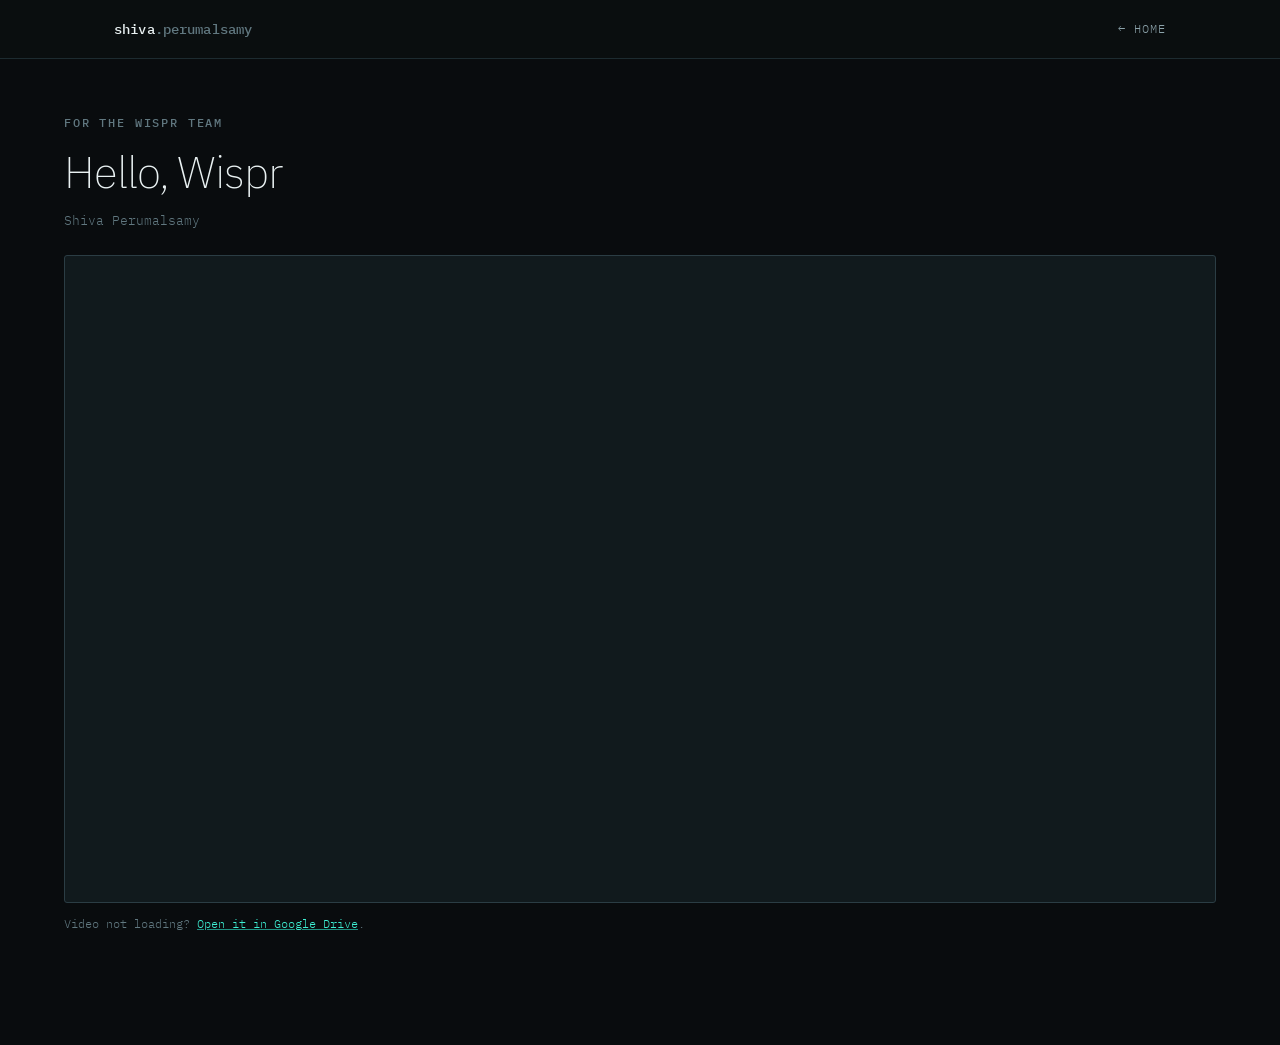
<file: wispr/index.html>
<!DOCTYPE html>
<html lang="en">
<head>
<meta charset="utf-8">
<meta name="viewport" content="width=device-width, initial-scale=1">
<link rel="icon" href="/favicon.ico" sizes="any">
<link rel="icon" href="/favicon.svg" type="image/svg+xml">
<link rel="apple-touch-icon" href="/apple-touch-icon.png">
<title>Hello, Wispr — Shiva Perumalsamy</title>
<!-- Unlisted page: not linked from index.html or sitemap.xml, and kept out of search results. -->
<meta name="robots" content="noindex, nofollow">
<link rel="preconnect" href="https://fonts.googleapis.com">
<link rel="preconnect" href="https://fonts.gstatic.com" crossorigin>
<link href="https://fonts.googleapis.com/css2?family=IBM+Plex+Mono:wght@400;500;600&family=IBM+Plex+Sans:wght@200;300;400;500;600&display=swap" rel="stylesheet">
<link rel="stylesheet" href="../blog/post.css">
<style>
.article{max-width:1440px;padding-top:clamp(28px,4vw,48px)}
.article .meta{margin-bottom:24px}
/* Fill the width, but cap the width so a 16:9 frame never runs taller than the viewport. */
.video{position:relative;width:min(100%,calc((100vh - 200px) * 16 / 9));margin:0 auto;aspect-ratio:16/9;background:var(--surface);border:1px solid var(--line);border-radius:3px;overflow:hidden}
.video iframe{position:absolute;inset:0;width:100%;height:100%;border:0}
.video-note{font-family:var(--mono);font-size:11.5px;line-height:1.55;color:var(--muted-dim);margin-top:12px}
.video-note a{color:var(--signal);text-decoration:underline;text-decoration-color:var(--signal-dim)}
</style>
</head>
<body>
<nav class="nav"><div class="nav-in"><a class="nav-id" href="../index.html">shiva<span class="dim">.perumalsamy</span></a><a class="back" href="../index.html">← Home</a></div></nav>
<article class="article">
  <span class="eyebrow">For the Wispr team</span>
  <h1>Hello, Wispr</h1>
  <div class="meta"><span>Shiva Perumalsamy</span></div>
  <div class="video">
    <iframe src="https://drive.google.com/file/d/1awfQEgrvICLXd4ZZV_f1LQEcJKkBBMyj/preview" title="Hello, Wispr — video from Shiva Perumalsamy" allow="autoplay; fullscreen" allowfullscreen loading="lazy"></iframe>
  </div>
  <p class="video-note">Video not loading? <a id="driveLink" href="https://drive.google.com/file/d/1awfQEgrvICLXd4ZZV_f1LQEcJKkBBMyj/view" target="_blank" rel="noopener">Open it in Google Drive</a>.</p>
</article>
<script>
/* The Drive player is cross-origin, so the page can't see "play". A click into it moves focus
   to the iframe and blurs the window — that is logged once as a play by the analytics Worker. */
(function(){
  var frame = document.querySelector('.video iframe');
  var sent = {};
  function log(event){
    if(sent[event]) return; sent[event] = true;
    try { navigator.sendBeacon('/_event', event); } catch(e) {}
  }
  addEventListener('blur', function(){
    setTimeout(function(){ if(document.activeElement === frame) log('play'); }, 0);
  });
  document.getElementById('driveLink').addEventListener('click', function(){ log('drive'); });
})();
</script>
</body>
</html>
</file>
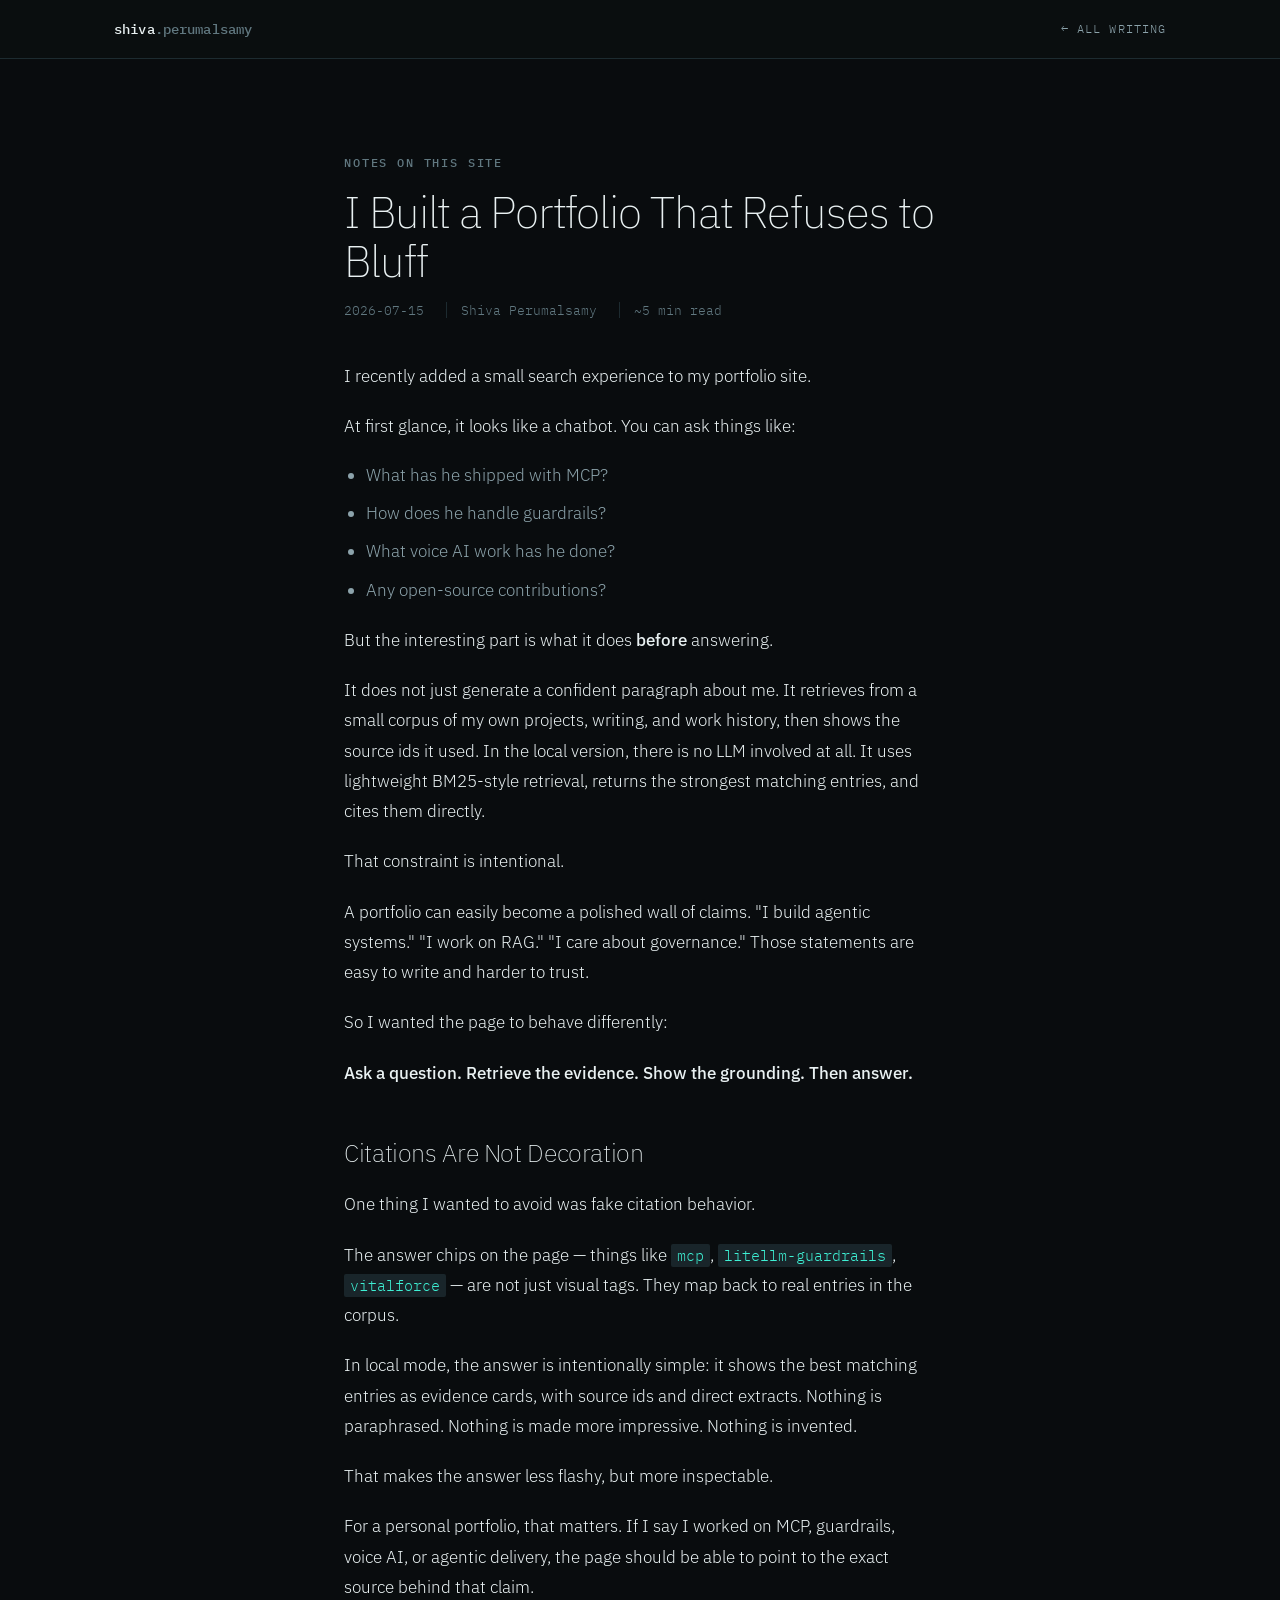
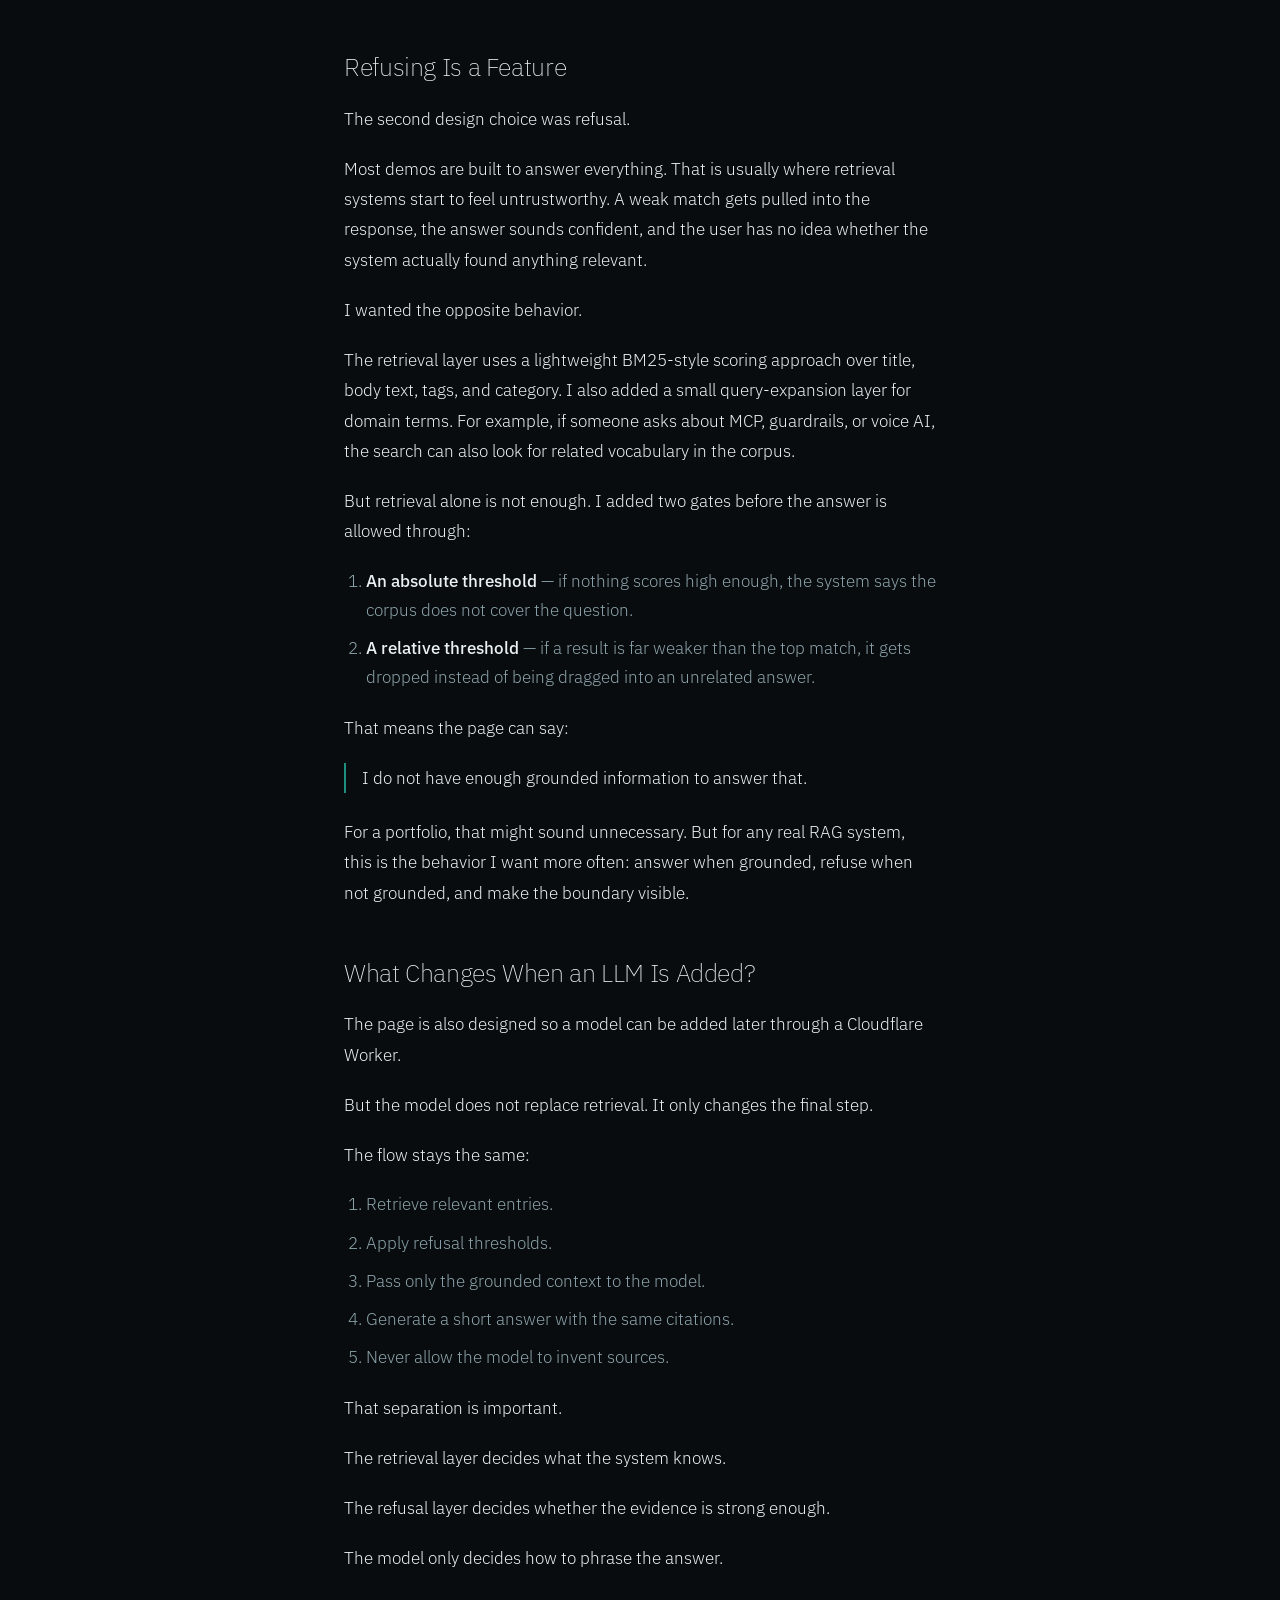
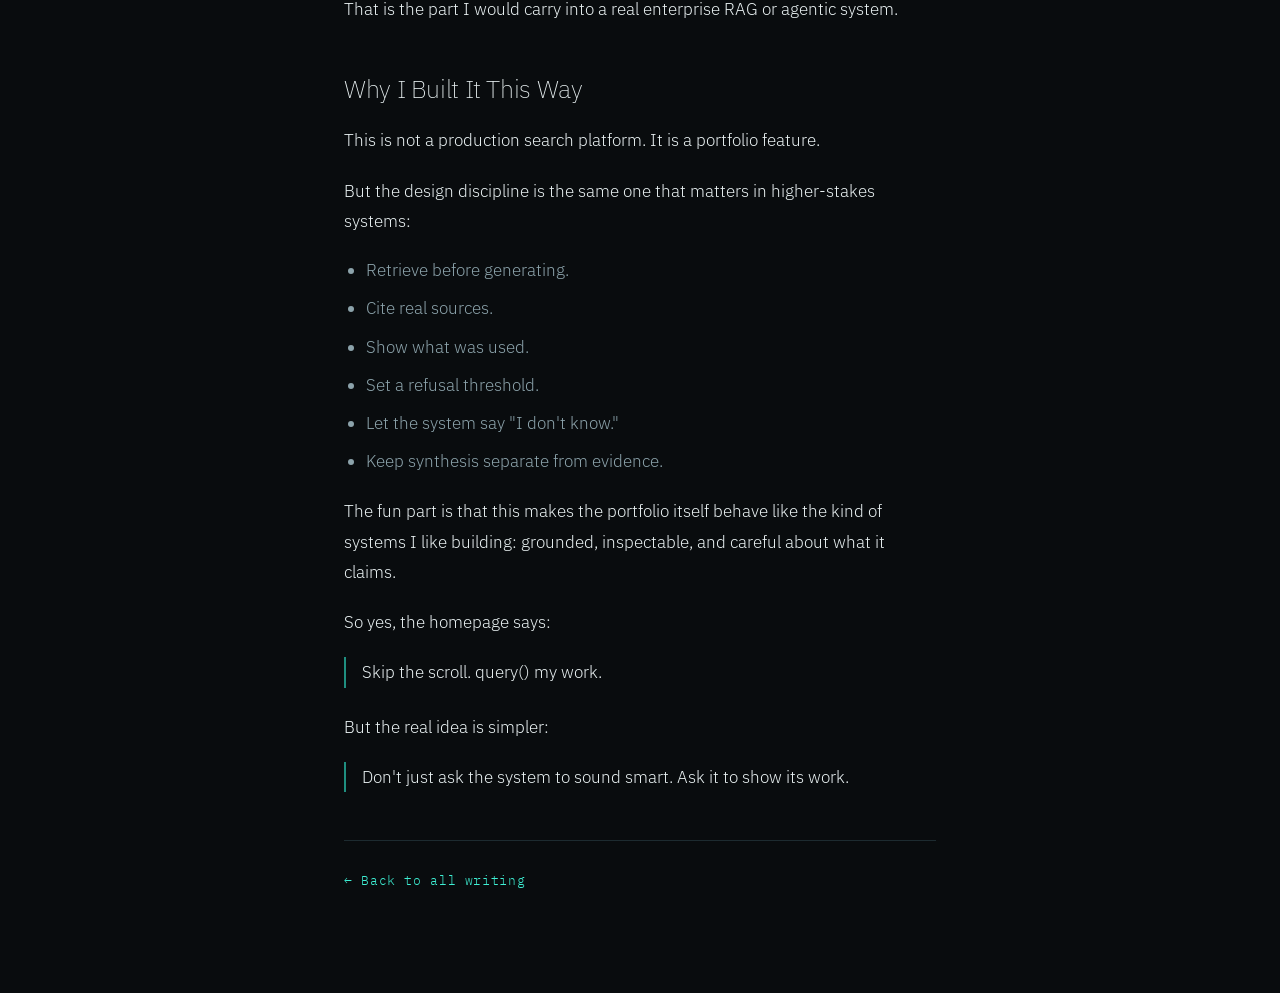
<file: blog/grounding-a-portfolio.html>
<!--
  TEMPLATE NOTE — read before deleting:
  This file is both a real post AND the pattern for new posts.
  To publish a new post: duplicate this file, then update —
    1. <title> and the two meta description tags
    2. the three og:* tags (title, description, url)
    3. the .eyebrow / <h1> / .meta date in the <article> header
    4. everything inside <div class="post-body">...</div>
    5. link it from the Writing section's corpus in ../index.html
       (add a {"kind":"post", ...} entry with a matching "url")
  Leave post.css and the nav/footer structure alone so every post
  stays visually consistent.
-->
<!DOCTYPE html>
<html lang="en">
<head>
<meta charset="utf-8">
<meta name="viewport" content="width=device-width, initial-scale=1">
<link rel="icon" href="/favicon.ico" sizes="any">
<link rel="icon" href="/favicon.svg" type="image/svg+xml">
<link rel="apple-touch-icon" href="/apple-touch-icon.png">
<title>I Built a Portfolio That Refuses to Bluff — Shiva Perumalsamy</title>
<meta name="description" content="Why the retrieval agent on this site cites real sources instead of paraphrasing, refuses to answer when nothing is well-grounded, and keeps synthesis strictly separate from evidence.">
<meta property="og:type" content="article">
<meta property="og:title" content="I Built a Portfolio That Refuses to Bluff">
<meta property="og:description" content="Why the retrieval agent on this site cites real sources instead of paraphrasing, refuses to answer when nothing is well-grounded, and keeps synthesis strictly separate from evidence.">
<link rel="canonical" href="https://shivap.me/blog/grounding-a-portfolio.html">
<meta property="og:url" content="https://shivap.me/blog/grounding-a-portfolio.html">
<meta name="twitter:card" content="summary">
<link rel="preconnect" href="https://fonts.googleapis.com">
<link rel="preconnect" href="https://fonts.gstatic.com" crossorigin>
<link href="https://fonts.googleapis.com/css2?family=IBM+Plex+Mono:wght@400;500;600&family=IBM+Plex+Sans:wght@200;300;400;500;600&display=swap" rel="stylesheet">
<link rel="stylesheet" href="post.css">
</head>
<body>

<nav class="nav">
  <div class="nav-in">
    <a class="nav-id" href="../index.html">shiva<span class="dim">.perumalsamy</span></a>
    <a class="back" href="../index.html#blog">← All writing</a>
  </div>
</nav>

<article class="article">
  <span class="eyebrow">Notes on this site</span>
  <h1>I Built a Portfolio That Refuses to Bluff</h1>
  <div class="meta">
    <span>2026-07-15</span>
    <span>Shiva Perumalsamy</span>
    <span>~5 min read</span>
  </div>

  <div class="post-body">
    <p>I recently added a small search experience to my portfolio site.</p>

    <p>At first glance, it looks like a chatbot. You can ask things like:</p>
    <ul>
      <li>What has he shipped with MCP?</li>
      <li>How does he handle guardrails?</li>
      <li>What voice AI work has he done?</li>
      <li>Any open-source contributions?</li>
    </ul>

    <p>But the interesting part is what it does <strong>before</strong> answering.</p>

    <p>It does not just generate a confident paragraph about me. It retrieves from a small corpus of my own projects, writing, and work history, then shows the source ids it used. In the local version, there is no LLM involved at all. It uses lightweight BM25-style retrieval, returns the strongest matching entries, and cites them directly.</p>

    <p>That constraint is intentional.</p>

    <p>A portfolio can easily become a polished wall of claims. "I build agentic systems." "I work on RAG." "I care about governance." Those statements are easy to write and harder to trust.</p>

    <p>So I wanted the page to behave differently:</p>

    <p><strong>Ask a question. Retrieve the evidence. Show the grounding. Then answer.</strong></p>

    <h2>Citations Are Not Decoration</h2>
    <p>One thing I wanted to avoid was fake citation behavior.</p>

    <p>The answer chips on the page — things like <code>mcp</code>, <code>litellm-guardrails</code>, <code>vitalforce</code> — are not just visual tags. They map back to real entries in the corpus.</p>

    <p>In local mode, the answer is intentionally simple: it shows the best matching entries as evidence cards, with source ids and direct extracts. Nothing is paraphrased. Nothing is made more impressive. Nothing is invented.</p>

    <p>That makes the answer less flashy, but more inspectable.</p>

    <p>For a personal portfolio, that matters. If I say I worked on MCP, guardrails, voice AI, or agentic delivery, the page should be able to point to the exact source behind that claim.</p>

    <h2>Refusing Is a Feature</h2>
    <p>The second design choice was refusal.</p>

    <p>Most demos are built to answer everything. That is usually where retrieval systems start to feel untrustworthy. A weak match gets pulled into the response, the answer sounds confident, and the user has no idea whether the system actually found anything relevant.</p>

    <p>I wanted the opposite behavior.</p>

    <p>The retrieval layer uses a lightweight BM25-style scoring approach over title, body text, tags, and category. I also added a small query-expansion layer for domain terms. For example, if someone asks about MCP, guardrails, or voice AI, the search can also look for related vocabulary in the corpus.</p>

    <p>But retrieval alone is not enough. I added two gates before the answer is allowed through:</p>
    <ol>
      <li><strong>An absolute threshold</strong> — if nothing scores high enough, the system says the corpus does not cover the question.</li>
      <li><strong>A relative threshold</strong> — if a result is far weaker than the top match, it gets dropped instead of being dragged into an unrelated answer.</li>
    </ol>

    <p>That means the page can say:</p>
    <blockquote><p>I do not have enough grounded information to answer that.</p></blockquote>

    <p>For a portfolio, that might sound unnecessary. But for any real RAG system, this is the behavior I want more often: answer when grounded, refuse when not grounded, and make the boundary visible.</p>

    <h2>What Changes When an LLM Is Added?</h2>
    <p>The page is also designed so a model can be added later through a Cloudflare Worker.</p>

    <p>But the model does not replace retrieval. It only changes the final step.</p>

    <p>The flow stays the same:</p>
    <ol>
      <li>Retrieve relevant entries.</li>
      <li>Apply refusal thresholds.</li>
      <li>Pass only the grounded context to the model.</li>
      <li>Generate a short answer with the same citations.</li>
      <li>Never allow the model to invent sources.</li>
    </ol>

    <p>That separation is important.</p>

    <p>The retrieval layer decides what the system knows.</p>
    <p>The refusal layer decides whether the evidence is strong enough.</p>
    <p>The model only decides how to phrase the answer.</p>

    <p>That is the part I would carry into a real enterprise RAG or agentic system.</p>

    <h2>Why I Built It This Way</h2>
    <p>This is not a production search platform. It is a portfolio feature.</p>

    <p>But the design discipline is the same one that matters in higher-stakes systems:</p>
    <ul>
      <li>Retrieve before generating.</li>
      <li>Cite real sources.</li>
      <li>Show what was used.</li>
      <li>Set a refusal threshold.</li>
      <li>Let the system say "I don't know."</li>
      <li>Keep synthesis separate from evidence.</li>
    </ul>

    <p>The fun part is that this makes the portfolio itself behave like the kind of systems I like building: grounded, inspectable, and careful about what it claims.</p>

    <p>So yes, the homepage says:</p>
    <blockquote><p>Skip the scroll. query() my work.</p></blockquote>

    <p>But the real idea is simpler:</p>
    <blockquote><p>Don't just ask the system to sound smart. Ask it to show its work.</p></blockquote>
  </div>

  <footer>
    <a href="../index.html#blog">← Back to all writing</a>
  </footer>
</article>

</body>
</html>
</file>
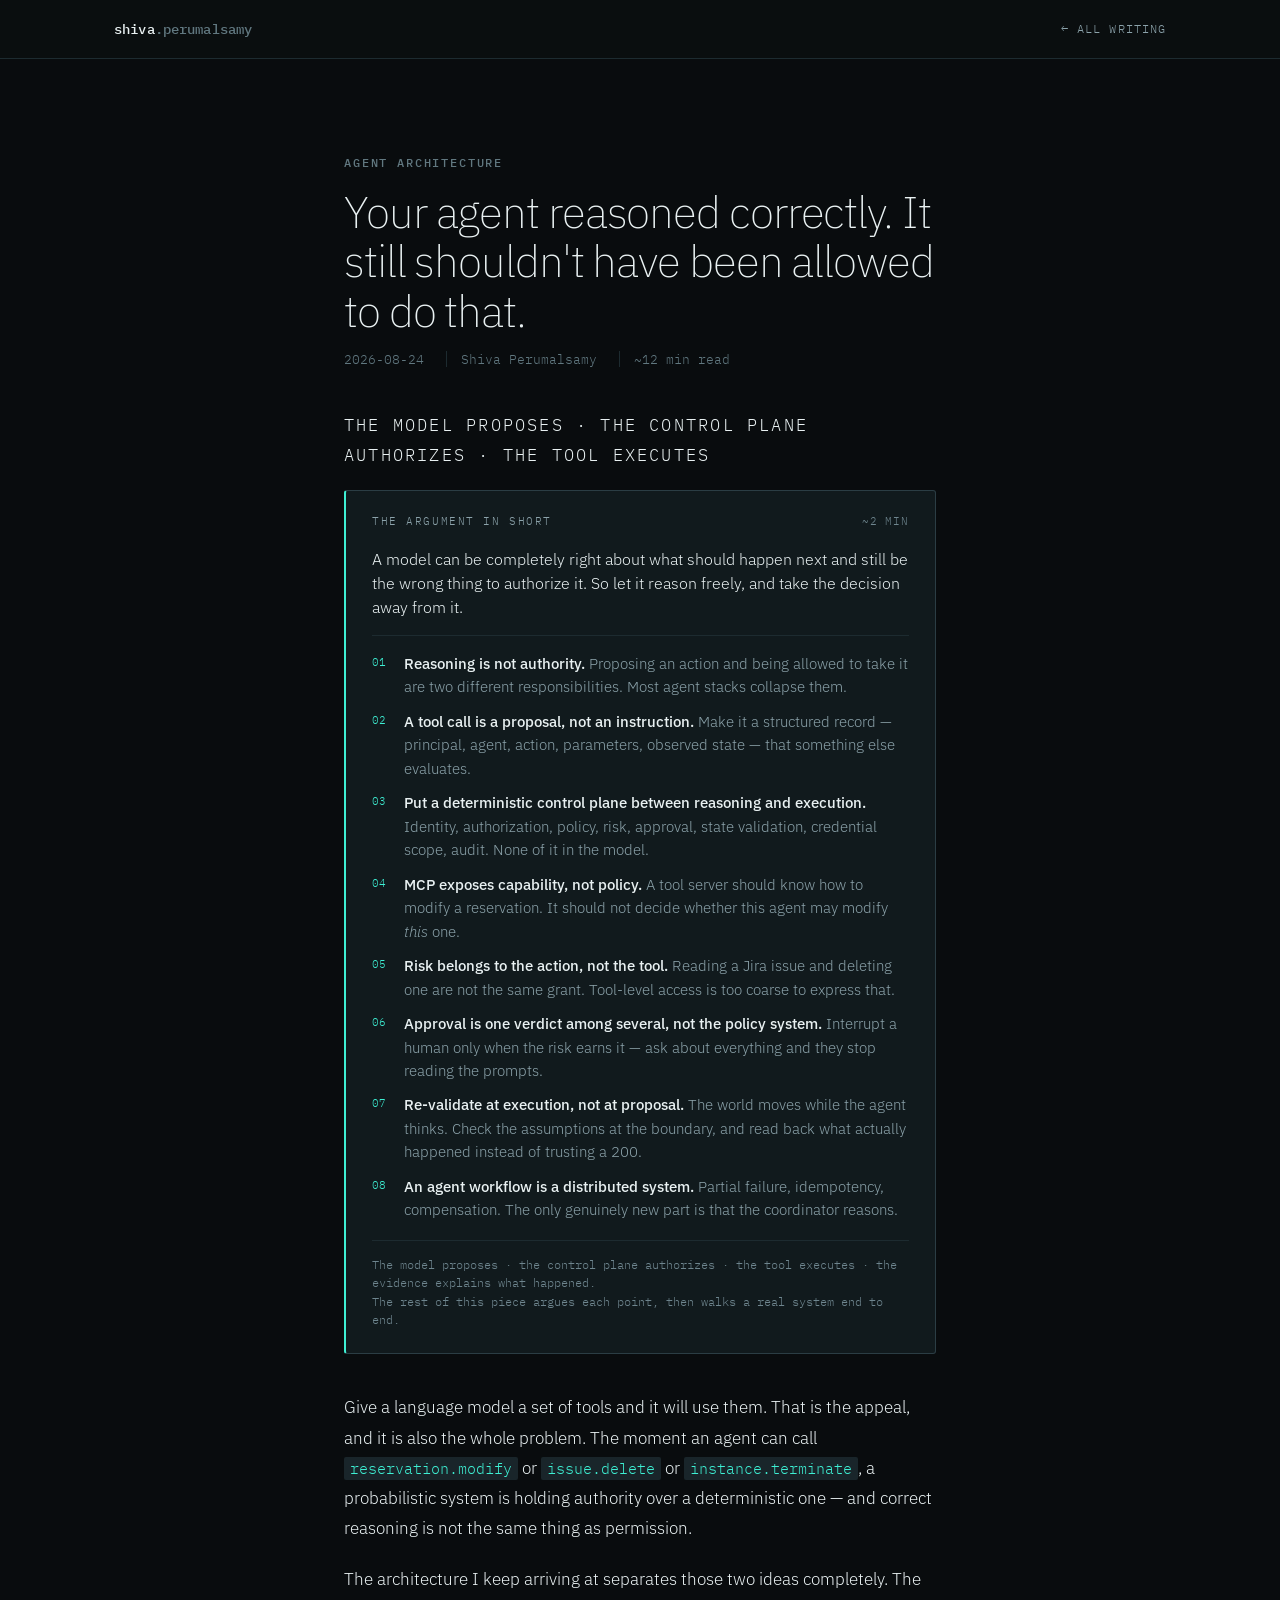
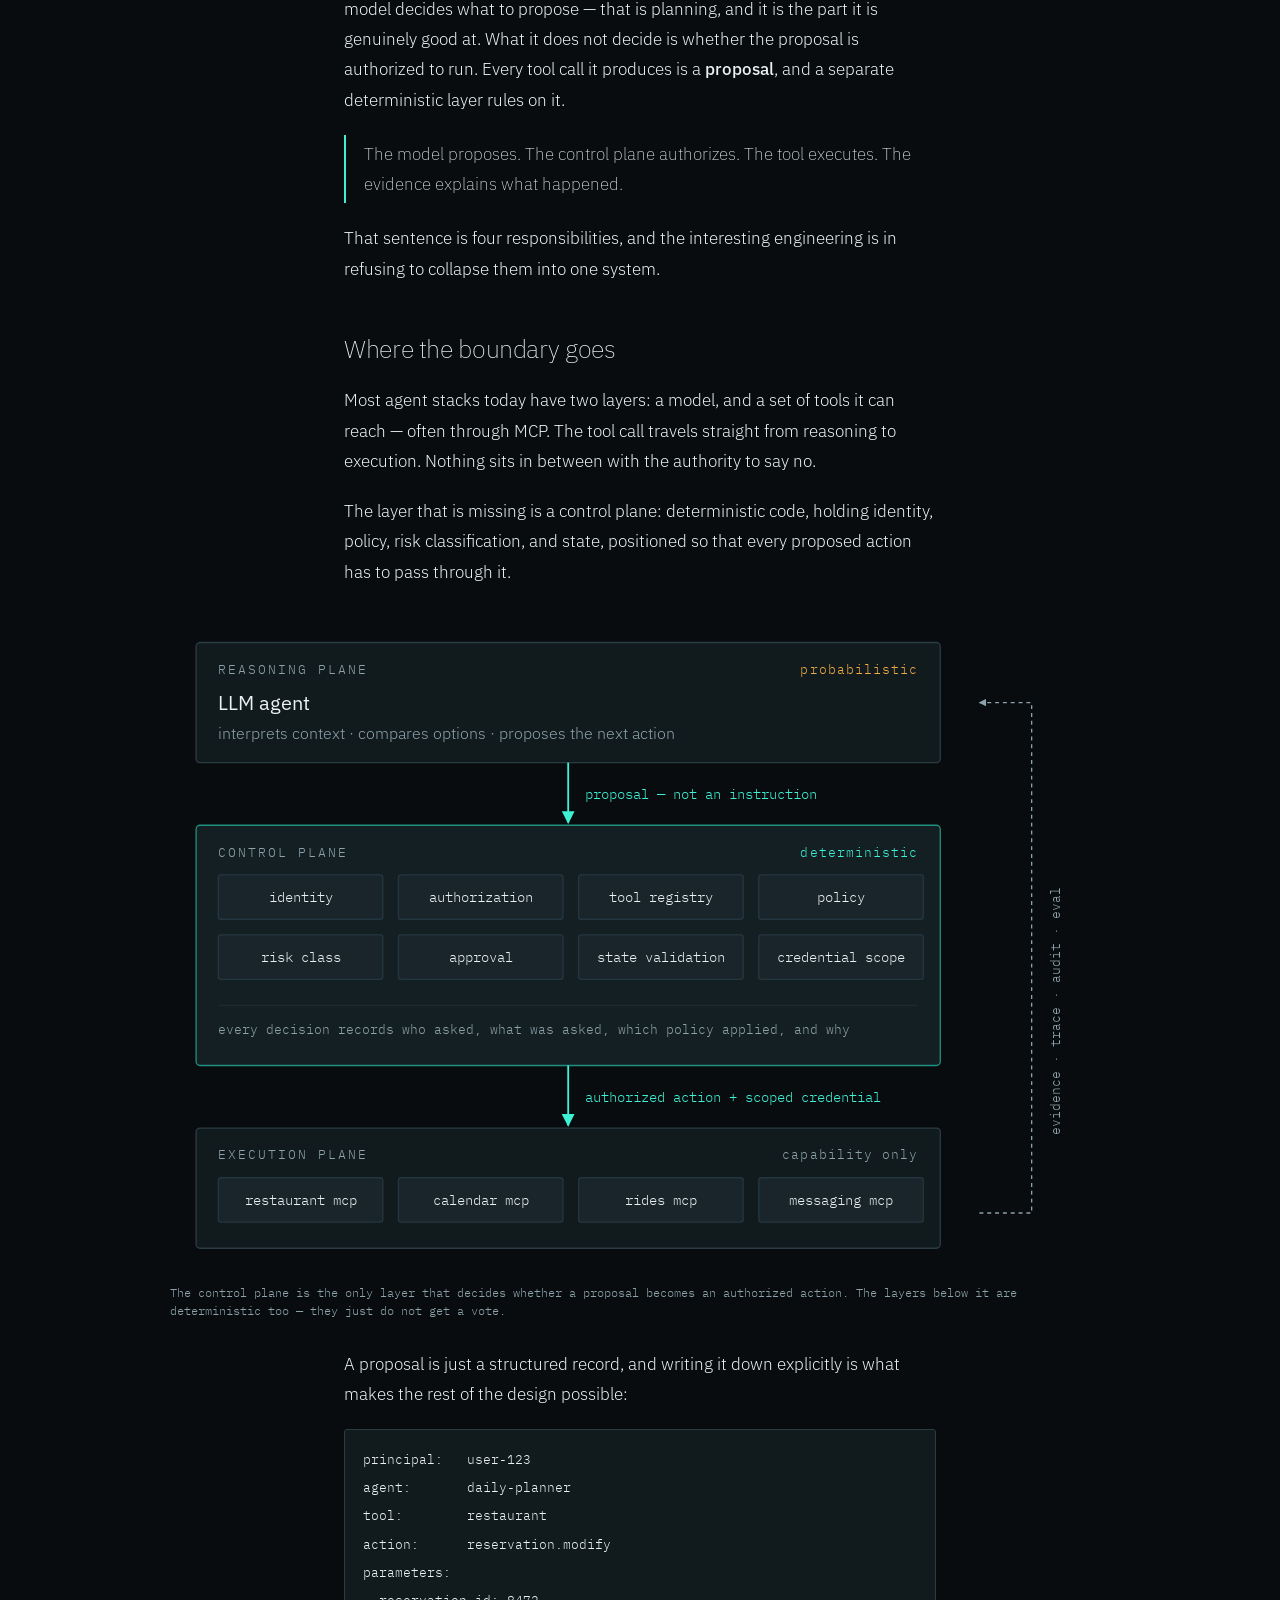
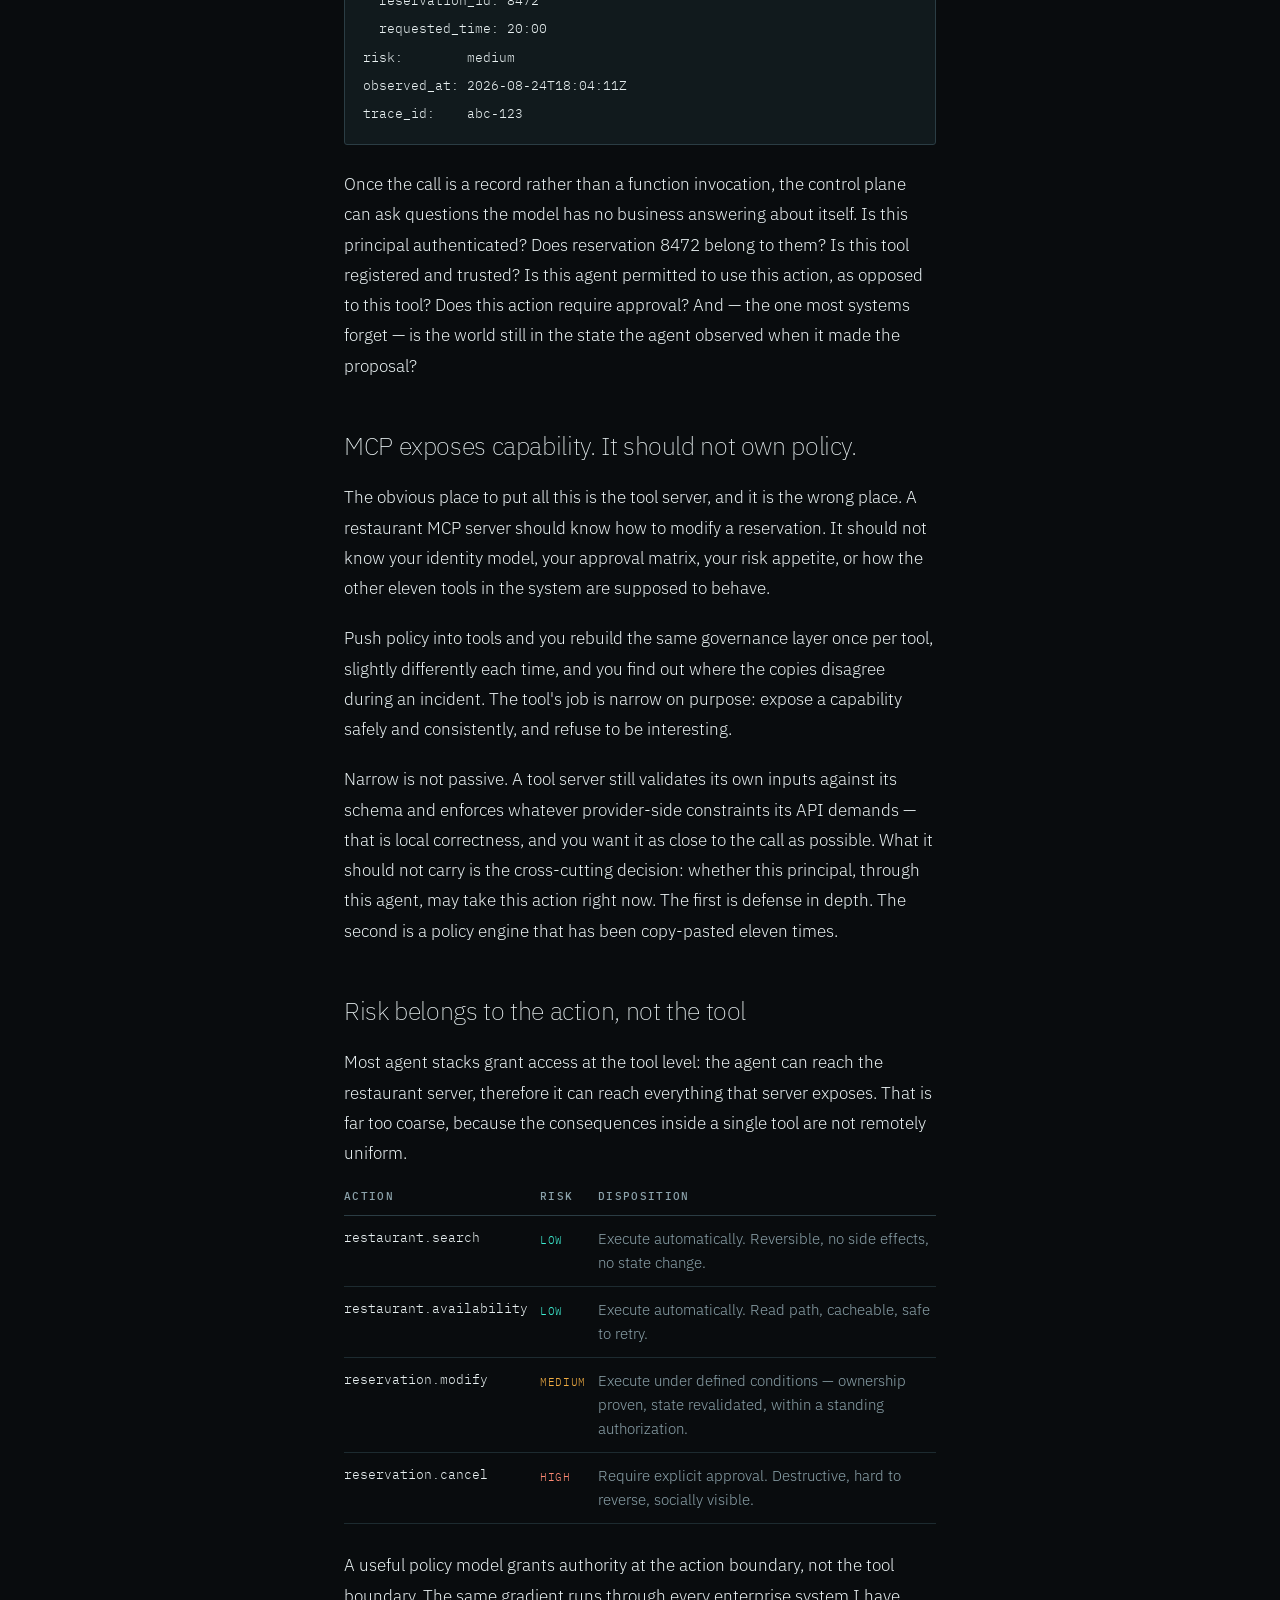
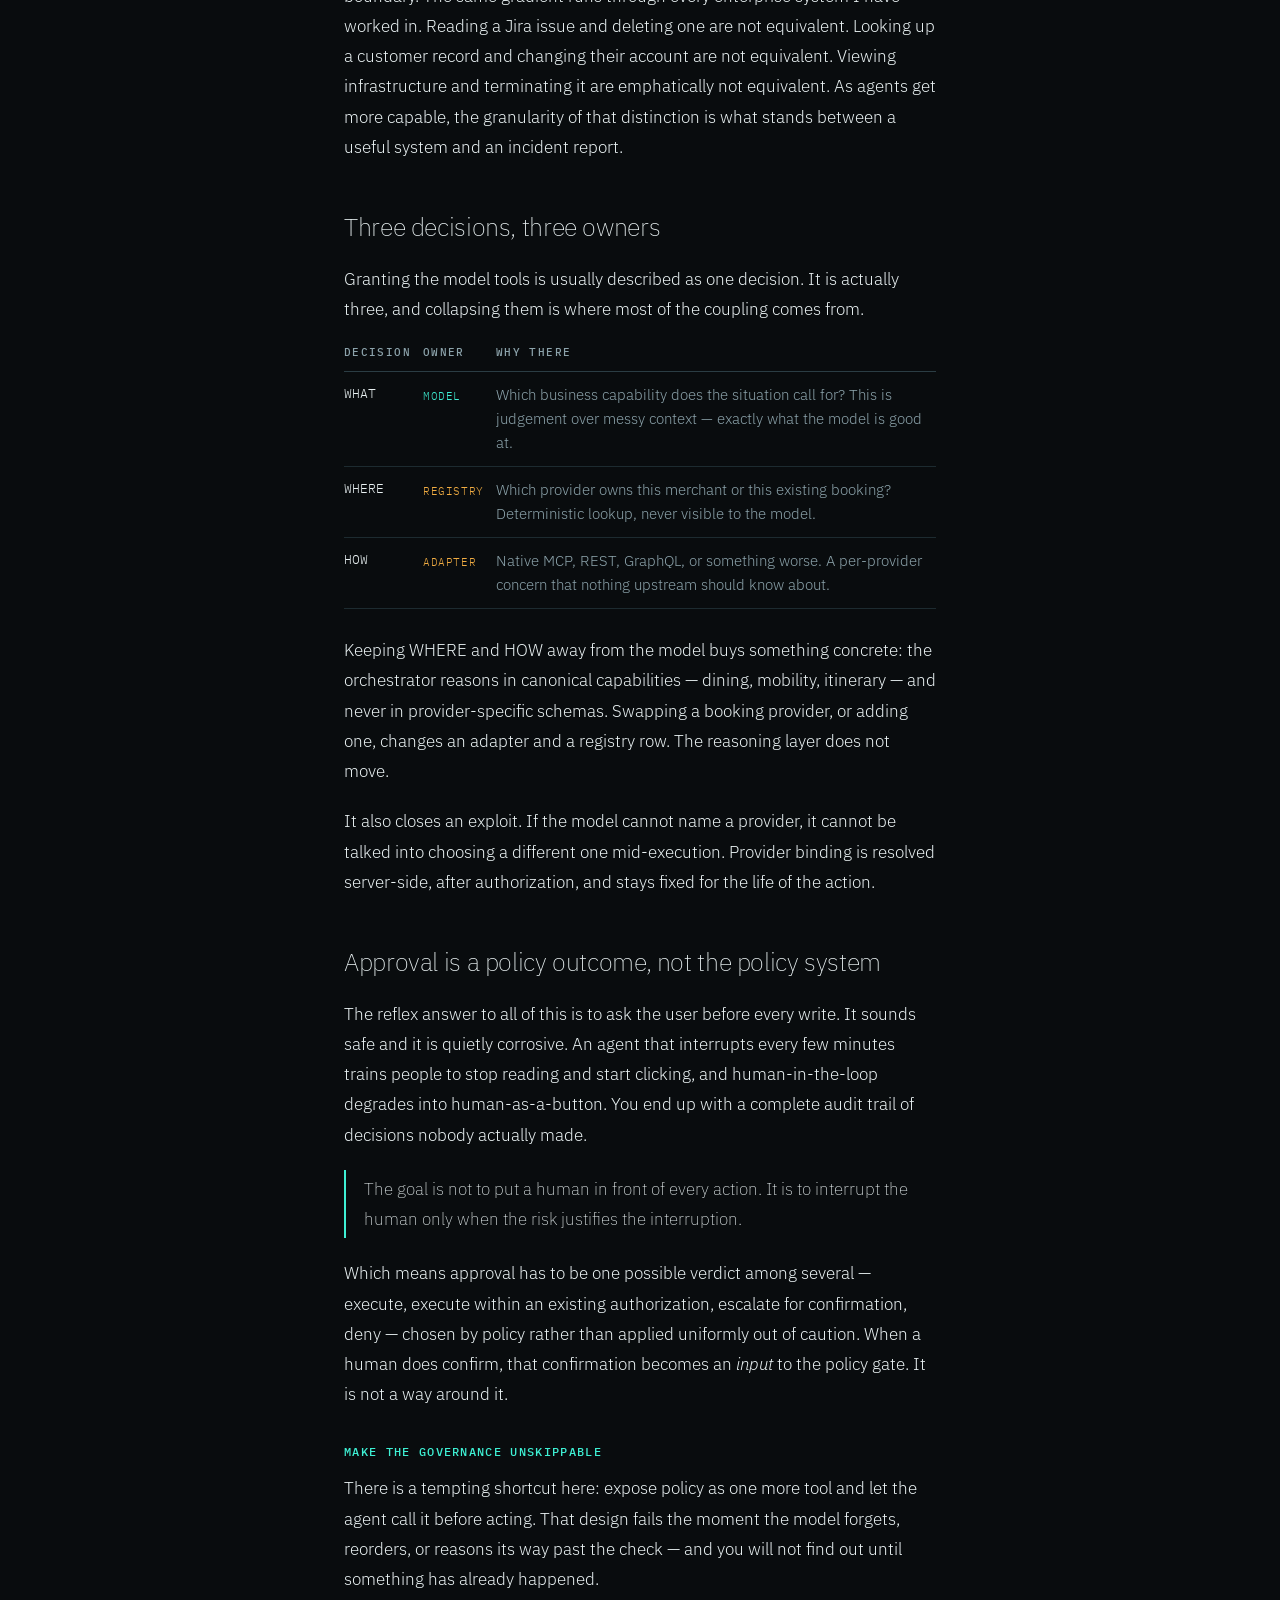
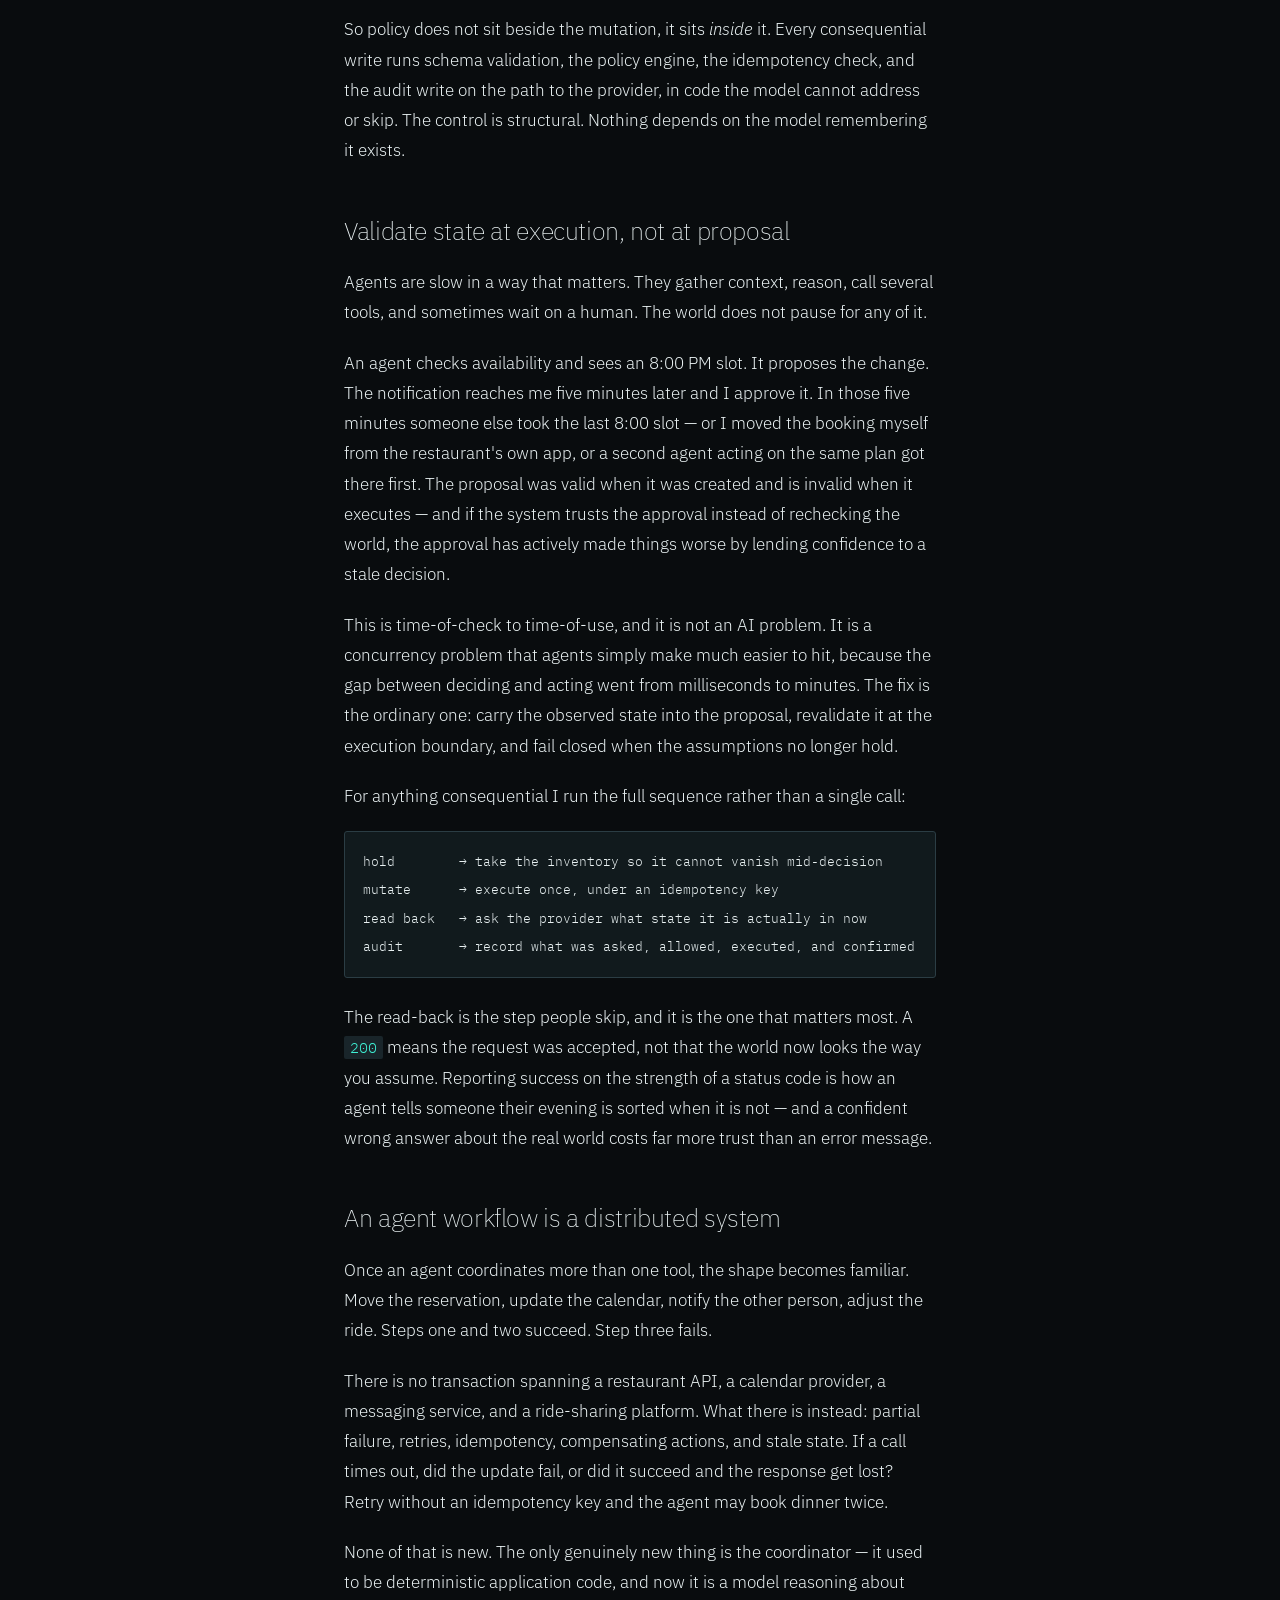
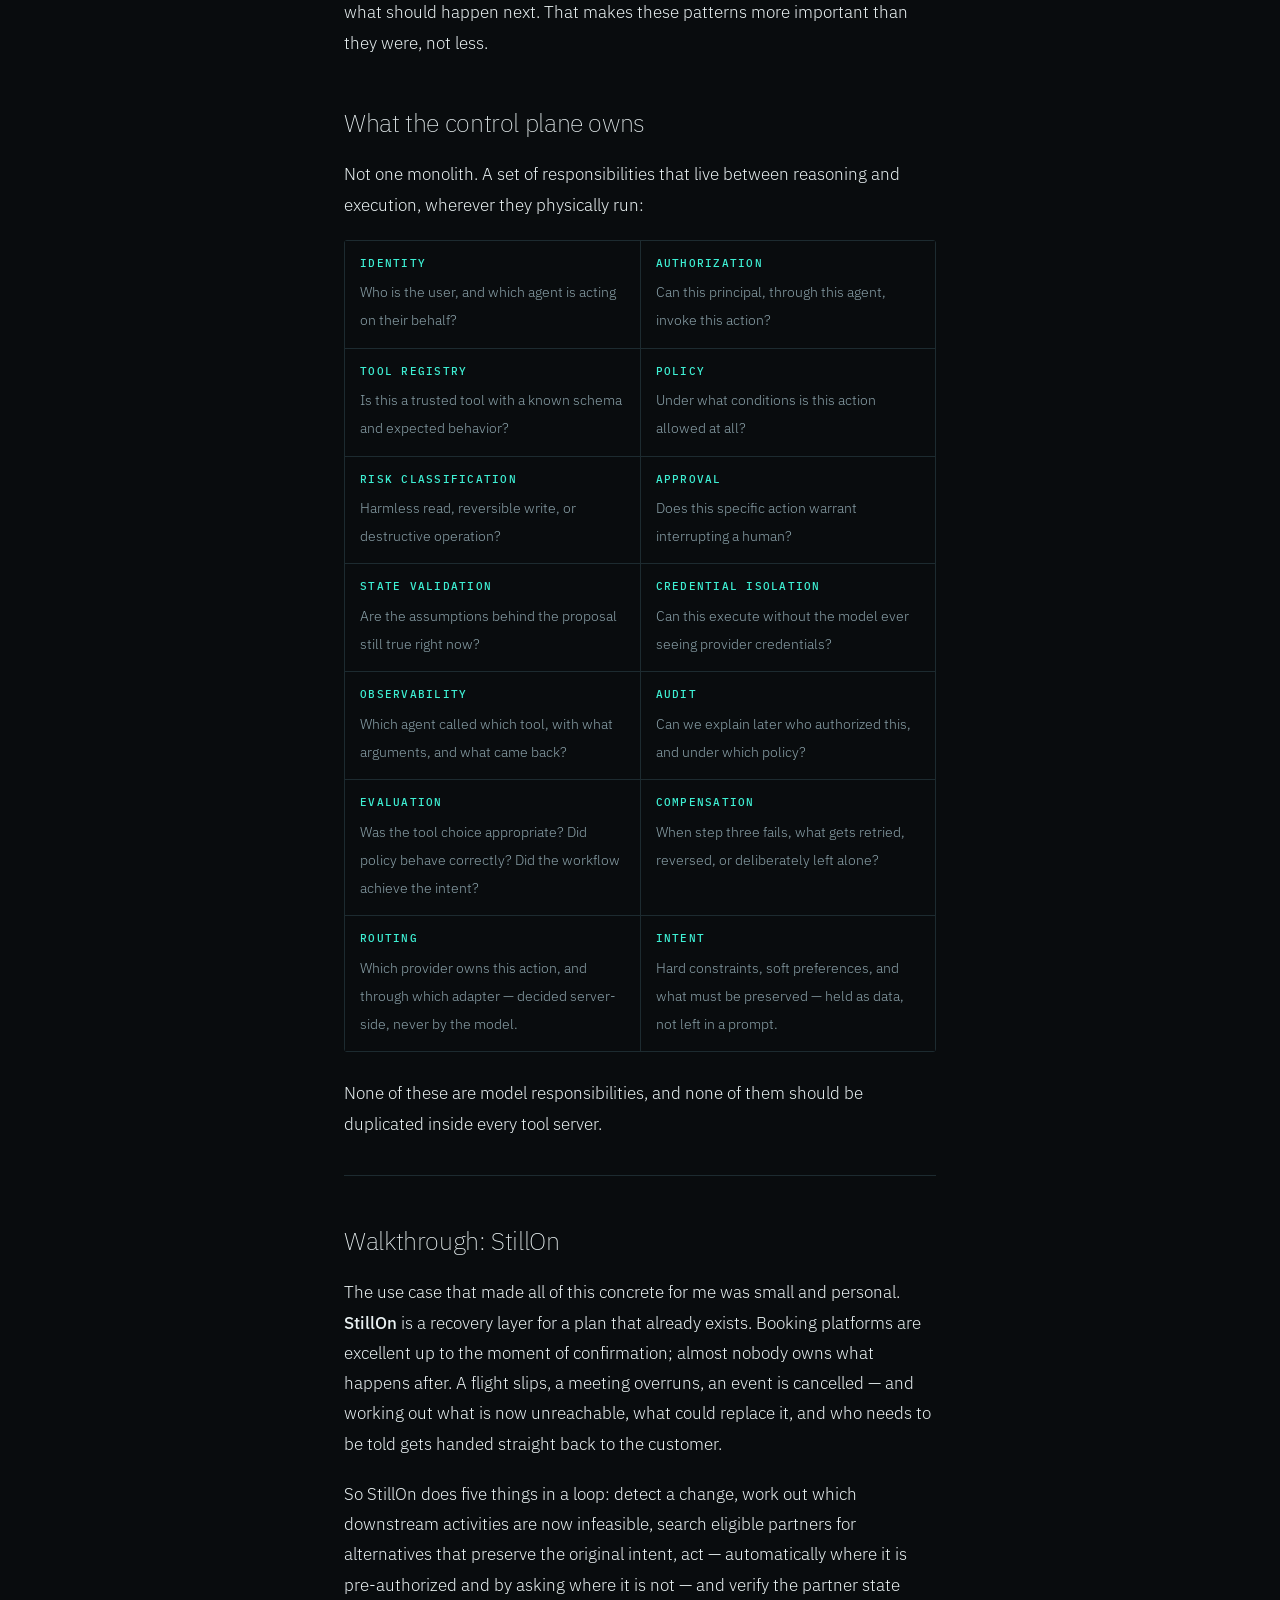
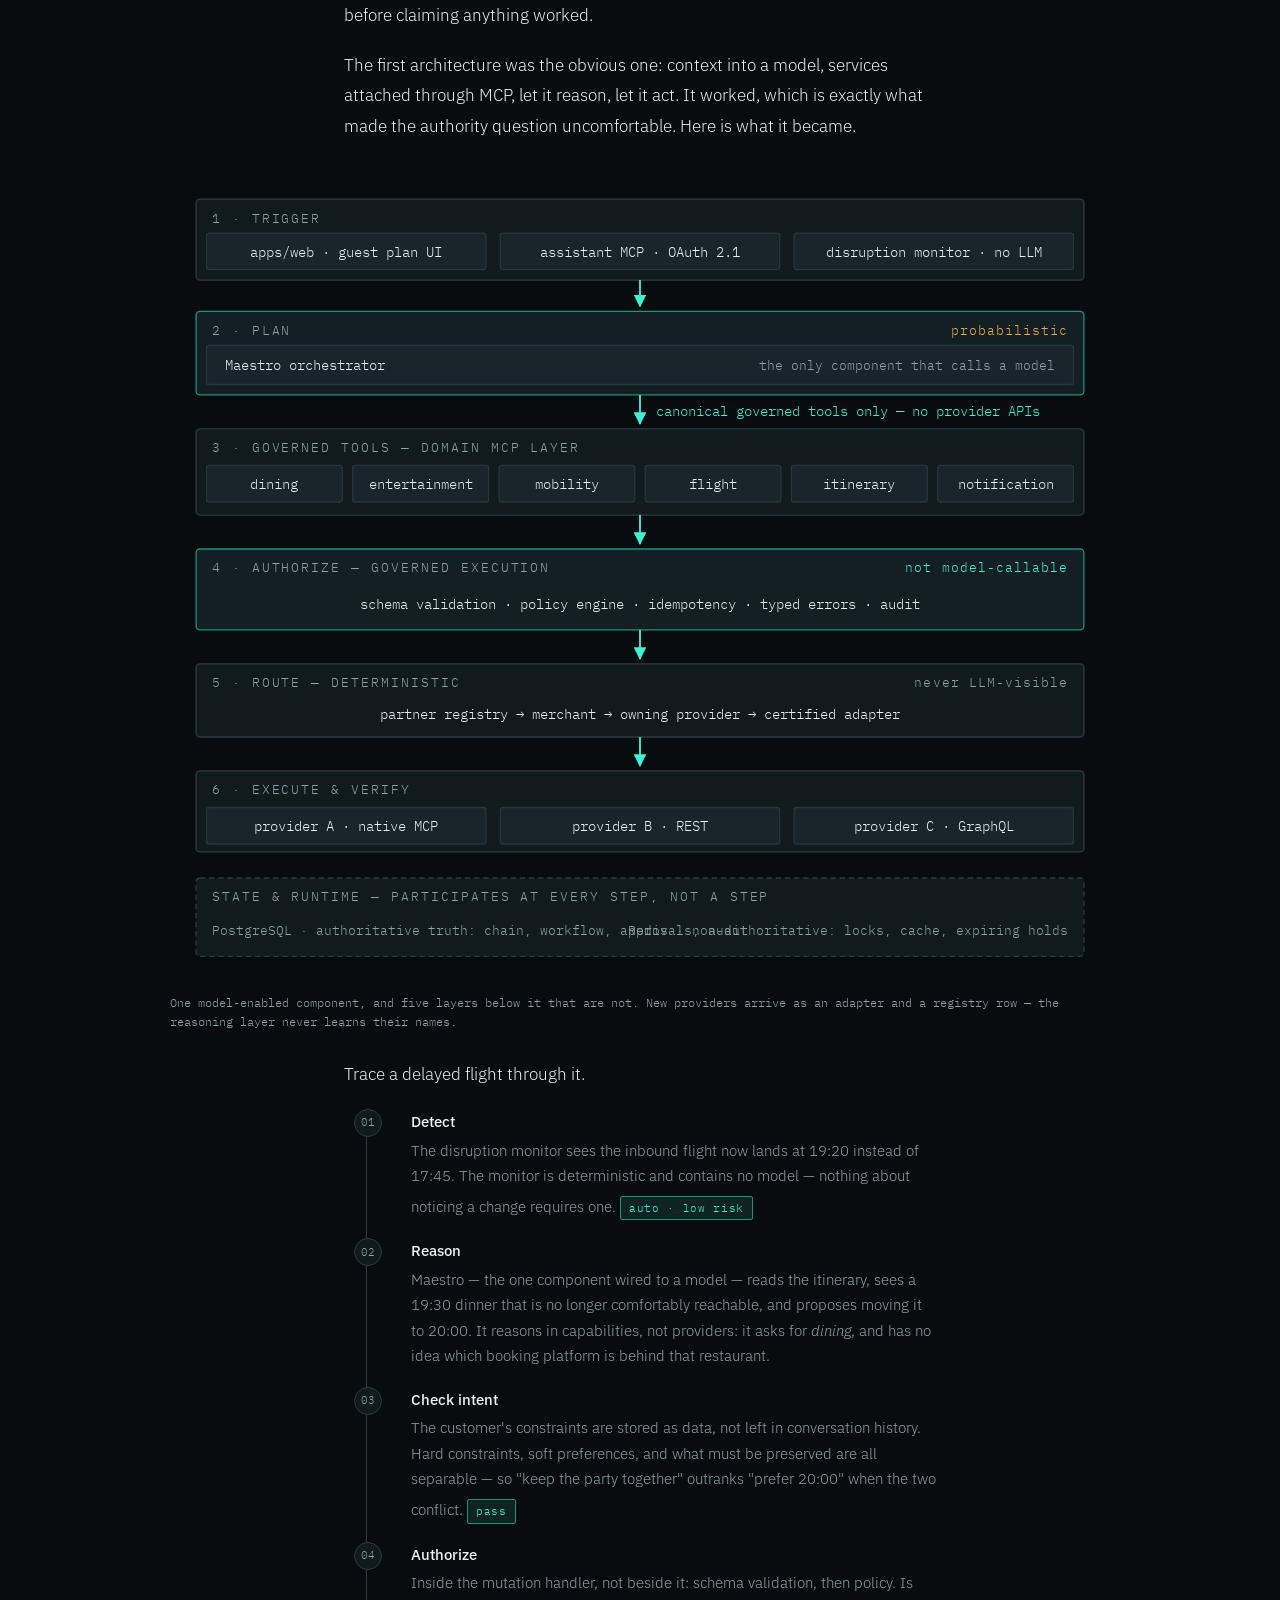
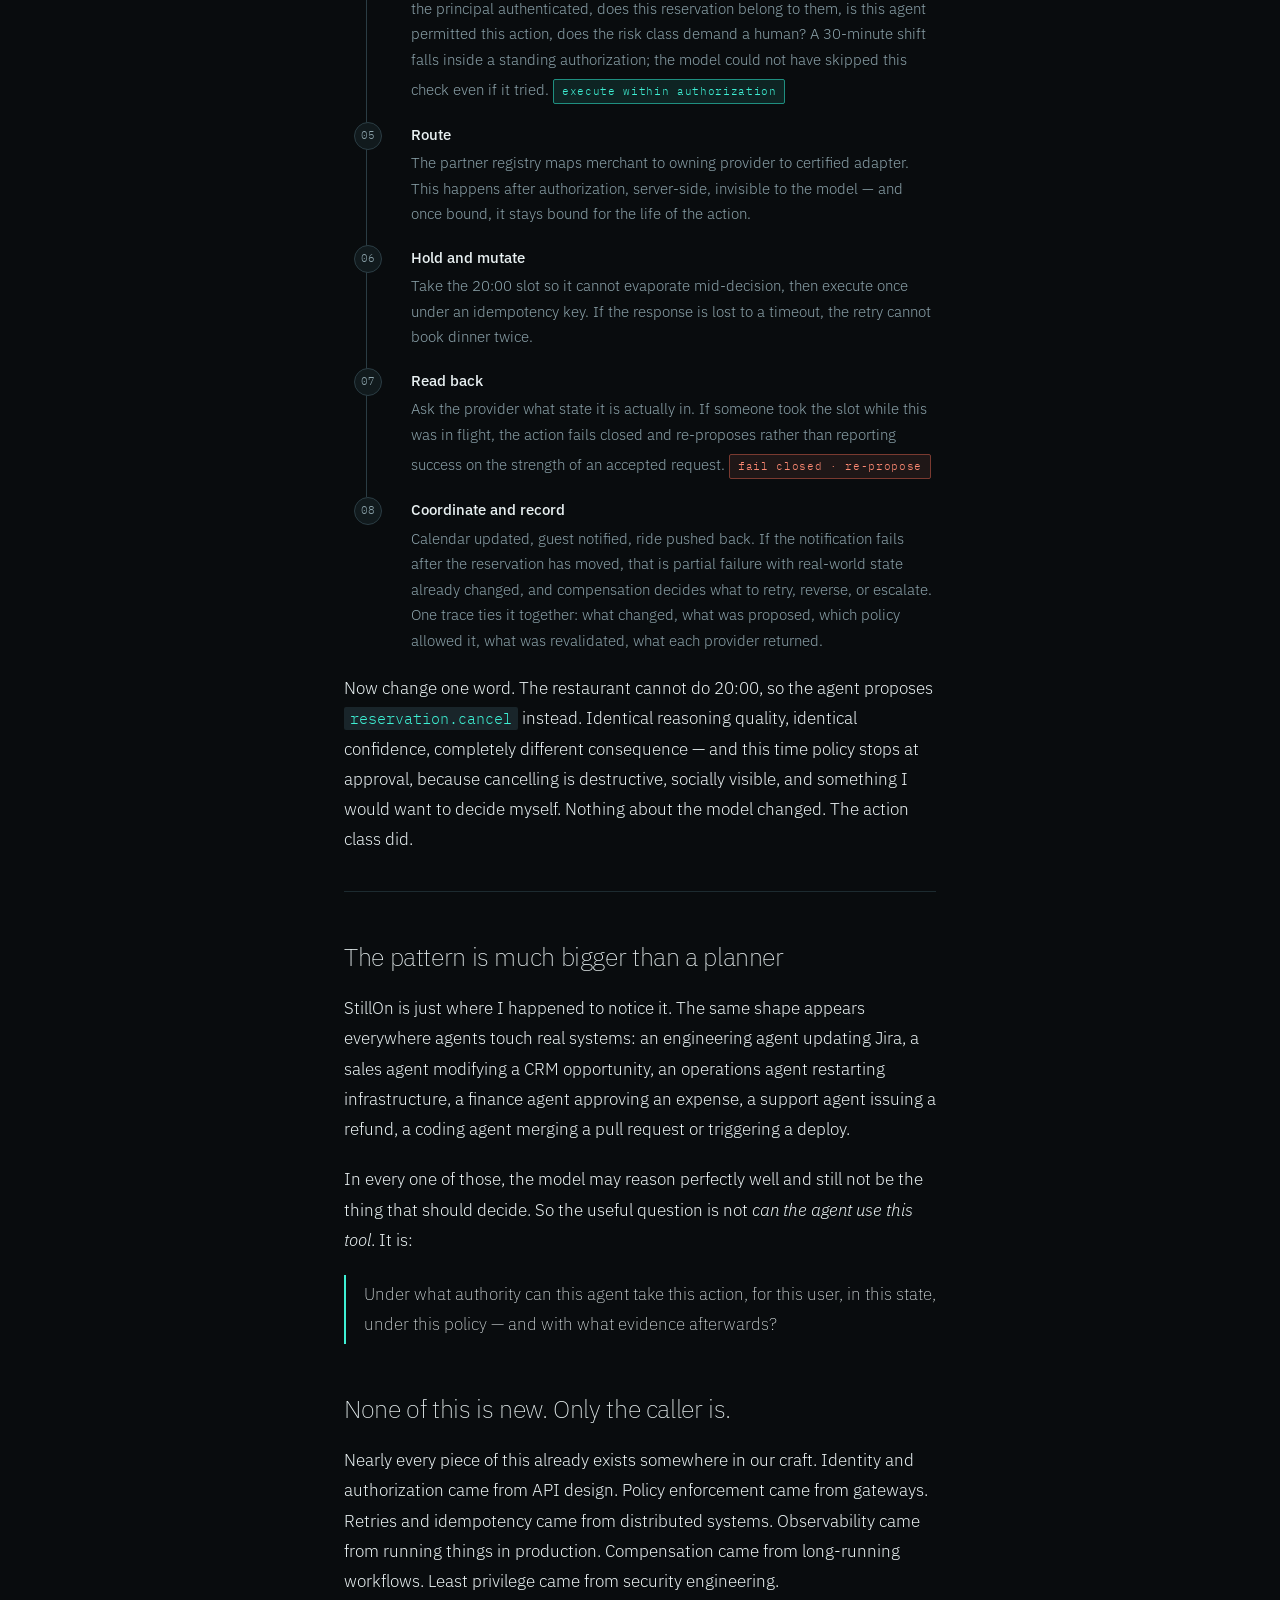
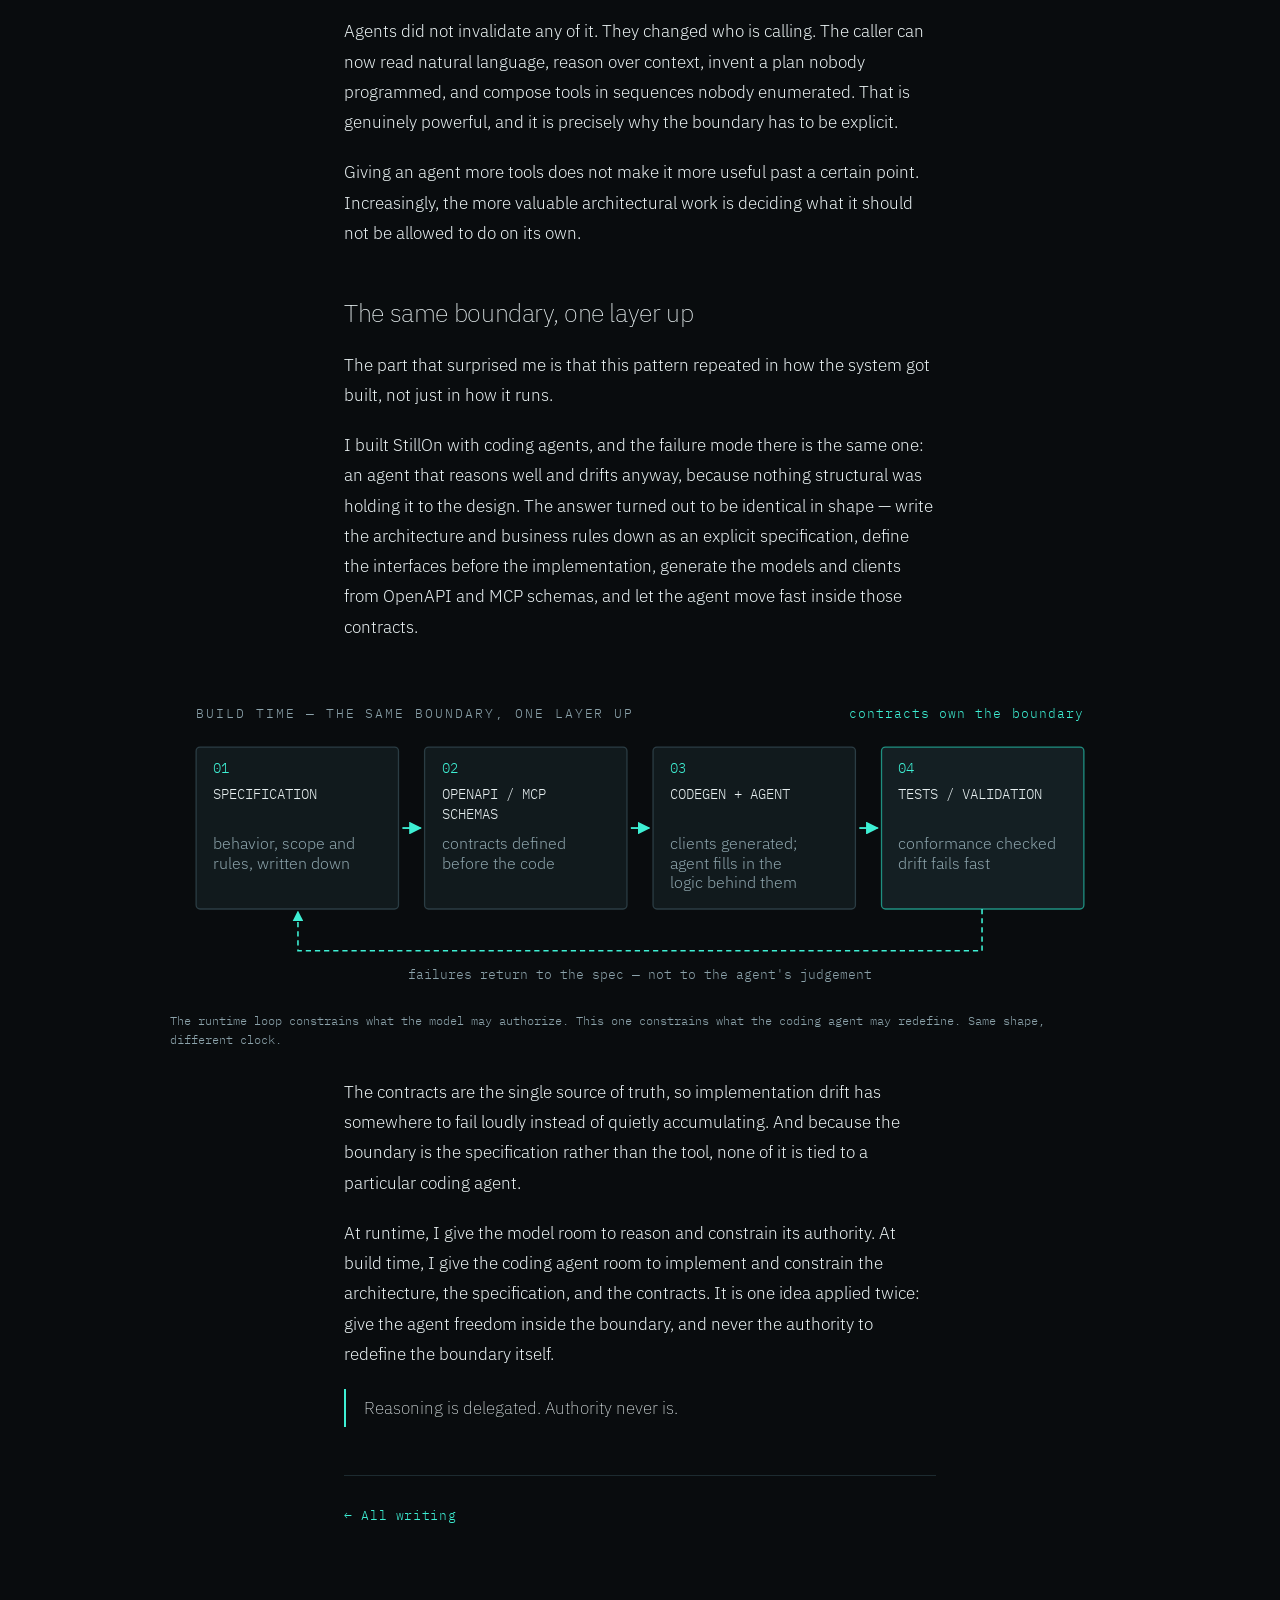
<file: blog/reasoning-within-boundaries.html>
<!DOCTYPE html>
<html lang="en">
<head>
<meta charset="utf-8">
<meta name="viewport" content="width=device-width, initial-scale=1">
<link rel="icon" href="/favicon.ico" sizes="any">
<link rel="icon" href="/favicon.svg" type="image/svg+xml">
<link rel="apple-touch-icon" href="/apple-touch-icon.png">
<title>Your Agent Reasoned Correctly. It Still Shouldn't Have Been Allowed to Do That. — Shiva Perumalsamy</title>
<meta name="description" content="An architecture for agents that use governed tools: treat every model-generated tool call as a proposal, put identity, policy, risk, and state validation in a deterministic layer between reasoning and execution.">
<meta property="og:type" content="article">
<meta property="og:title" content="Your Agent Reasoned Correctly. It Still Shouldn't Have Been Allowed to Do That.">
<meta property="og:description" content="An architecture for agents that use governed tools — reasoning stays probabilistic, authority stays deterministic.">
<link rel="canonical" href="https://shivap.me/blog/reasoning-within-boundaries.html">
<meta property="og:url" content="https://shivap.me/blog/reasoning-within-boundaries.html">
<meta name="twitter:card" content="summary">
<link rel="preconnect" href="https://fonts.googleapis.com">
<link rel="preconnect" href="https://fonts.gstatic.com" crossorigin>
<link href="https://fonts.googleapis.com/css2?family=IBM+Plex+Mono:wght@400;500;600&family=IBM+Plex+Sans:wght@200;300;400;500;600&display=swap" rel="stylesheet">
<link rel="stylesheet" href="post.css">
<style>
/* ------------------------------------------------------------------
   Page-scoped only. post.css stays untouched so every post keeps the
   same shell; these are the architecture components this piece needs.
   ------------------------------------------------------------------ */
.fig{margin:32px 0 28px}
.fig svg{display:block;width:100%;height:auto}
@media(max-width:620px){
  /* below this width the SVG type shrinks past legibility — scroll the figure instead */
  .fig{overflow-x:auto;-webkit-overflow-scrolling:touch}
  .fig svg{min-width:600px}
  .fig figcaption{min-width:600px}
}
.fig figcaption{
  font-family:var(--mono);font-size:11.5px;line-height:1.6;
  color:#8CA3AB;margin-top:12px;
}
.svg-band{fill:#111A1D;stroke:#2B3D44}
.svg-band-key{fill:#141F23;stroke:#1F8F80}
.svg-chip{fill:#19252A;stroke:#243740}
.svg-plane{font-family:var(--mono);font-size:10px;letter-spacing:.15em;fill:#8CA3AB}
.svg-title{font-family:var(--sans);font-size:15px;font-weight:400;fill:#E9F1F2}
.svg-sub{font-family:var(--sans);font-size:12px;fill:#8CA3AB}
.svg-chip-t{font-family:var(--mono);font-size:10.5px;fill:#E9F1F2}
.svg-edge{font-family:var(--mono);font-size:10.5px;fill:#3EF0D4}
.svg-note{font-family:var(--mono);font-size:10px;fill:#8CA3AB}
.svg-badge{font-family:var(--mono);font-size:10px;letter-spacing:.08em}

/* risk ladder */
.ladder{width:100%;border-collapse:collapse;margin:0 0 26px;font-size:14.5px}
.ladder th{
  font-family:var(--mono);font-size:10.5px;letter-spacing:.13em;text-transform:uppercase;
  color:#8CA3AB;text-align:left;font-weight:500;
  padding:0 12px 9px 0;border-bottom:1px solid var(--line);
}
.ladder td{padding:11px 12px 11px 0;border-bottom:1px solid var(--line-soft);vertical-align:top;color:var(--muted)}
.ladder td:first-child{font-family:var(--mono);font-size:12.5px;color:var(--text);white-space:nowrap}
.ladder td:last-child{padding-right:0}
.r{font-family:var(--mono);font-size:10.5px;letter-spacing:.06em;text-transform:uppercase;white-space:nowrap}
.r-low{color:#3EF0D4}
.r-med{color:#F0AC42}
.r-high{color:#FF8A73}

/* control-plane responsibilities */
.resp{display:grid;grid-template-columns:repeat(2,1fr);gap:1px;background:var(--line-soft);
  border:1px solid var(--line-soft);border-radius:3px;margin:0 0 26px}
@media(max-width:560px){.resp{grid-template-columns:1fr}}
.resp div{background:var(--ink);padding:14px 15px}
.resp b{
  display:block;font-family:var(--mono);font-size:10.5px;letter-spacing:.12em;
  text-transform:uppercase;color:#3EF0D4;font-weight:500;margin-bottom:5px;
}
.resp span{font-size:14px;line-height:1.6;color:var(--muted)}

/* the walkthrough trace */
.trace{list-style:none;margin:0 0 26px;padding:0;counter-reset:step}
.trace li{
  position:relative;counter-increment:step;
  padding:0 0 18px 44px;margin:0;border-left:1px solid var(--line);
  color:var(--muted);font-size:15px;line-height:1.7;
}
.trace li:last-child{border-left-color:transparent;padding-bottom:0}
.trace li::before{
  content:counter(step,decimal-leading-zero);
  position:absolute;left:-13px;top:0;width:26px;height:26px;border-radius:50%;
  background:var(--surface);border:1px solid var(--line);
  font-family:var(--mono);font-size:10.5px;color:#8CA3AB;
  display:flex;align-items:center;justify-content:center;
}
.trace li b{display:block;color:var(--text);font-weight:500;margin-bottom:3px}
.verdict{
  font-family:var(--mono);font-size:11px;letter-spacing:.06em;
  color:#3EF0D4;background:var(--signal-ghost);
  border:1px solid var(--signal-dim);border-radius:2px;
  padding:2px 8px;display:inline-block;margin-top:7px;
}
.verdict.stop{color:#FF8A73;border-color:#7A3A30;background:rgba(255,138,115,.09)}

.tldr{
  border:1px solid var(--line);border-left:2px solid var(--signal);
  border-radius:3px;background:var(--surface);
  padding:22px 26px 24px;margin:0 0 38px;
}
.tldr-h{
  display:flex;justify-content:space-between;align-items:baseline;gap:12px;
  font-family:var(--mono);font-size:10.5px;letter-spacing:.15em;text-transform:uppercase;
  color:#8CA3AB;margin-bottom:16px;
}
.tldr-h em{font-style:normal;color:#6E858E;letter-spacing:.08em}
.tldr .spine{
  font-size:15.5px;line-height:1.55;color:var(--text);font-weight:300;
  padding-bottom:16px;margin-bottom:16px;border-bottom:1px solid var(--line-soft);
}
.tldr ol{list-style:none;counter-reset:pt;margin:0;padding:0}
.tldr li{
  counter-increment:pt;position:relative;padding-left:32px;margin:0 0 11px;
  font-size:14.5px;line-height:1.62;color:var(--muted);
}
.tldr li:last-child{margin-bottom:0}
.tldr li::before{
  content:counter(pt,decimal-leading-zero);position:absolute;left:0;top:2px;
  font-family:var(--mono);font-size:10.5px;color:var(--signal);
}
.tldr li b{color:var(--text);font-weight:500}
.tldr .after{
  margin:18px 0 0;padding-top:15px;border-top:1px solid var(--line-soft);
  font-family:var(--mono);font-size:11.5px;line-height:1.6;color:#6E858E;
}

.pull{
  border-left:2px solid var(--signal);padding:4px 0 4px 18px;margin:30px 0;
  font-size:19px;line-height:1.6;font-weight:200;color:var(--text);
}
.kicker{
  font-family:var(--mono);font-size:11px;letter-spacing:.13em;text-transform:uppercase;
  color:#8CA3AB;margin:0 0 26px;
}

/* ------------------------------------------------------------------
   Using the gutters. Prose stays at a 720px measure — past roughly 75
   characters a line gets hard to track — but the diagrams break out of
   it, and the left gutter carries navigation on wide screens.
   ------------------------------------------------------------------ */

/* reading progress */
.progress{position:fixed;top:0;left:0;right:0;height:2px;z-index:70;background:transparent;pointer-events:none}
.progress span{display:block;height:100%;width:0;background:var(--signal);transition:width .1s linear}

/* figures break the measure — they carry the architecture, not the prose */
@media(min-width:900px){
  .fig{
    width:min(940px, calc(100vw - 80px));
    margin-left:50%;transform:translateX(-50%);
  }
}

/* section anchors */
.post-body h2{position:relative}
.anchor{
  position:absolute;left:-26px;top:50%;transform:translateY(-50%);
  font-family:var(--mono);font-size:16px;color:var(--signal-dim);
  text-decoration:none;opacity:0;transition:opacity .15s;
}
.post-body h2:hover .anchor,.anchor:focus-visible{opacity:1}

/* contents rail — only where there is genuinely room for it */
.toc{display:none}
@media(min-width:1440px){
  .toc{
    display:block;position:fixed;top:132px;left:calc(50% - 700px);width:180px;
    max-height:calc(100vh - 200px);overflow-y:auto;
    border-left:1px solid var(--line-soft);padding-left:14px;
  }
  .toc .toc-h{
    font-family:var(--mono);font-size:10px;letter-spacing:.16em;text-transform:uppercase;
    color:#6E858E;margin-bottom:12px;
  }
  .toc a{
    display:block;font-size:12.5px;line-height:1.45;color:#8CA3AB;
    text-decoration:none;padding:5px 0;transition:color .15s;
  }
  .toc a:hover{color:var(--text)}
  .toc a.on{color:var(--signal)}
}
@media(prefers-reduced-motion:reduce){.progress span{transition:none}}
</style>
</head>
<body>

<div class="progress" aria-hidden="true"><span id="bar"></span></div>
<nav class="toc" id="toc" aria-label="On this page"><div class="toc-h">On this page</div></nav>

<nav class="nav">
  <div class="nav-in">
    <a class="nav-id" href="../index.html">shiva<span class="dim">.perumalsamy</span></a>
    <a class="back" href="../index.html#blog">← All writing</a>
  </div>
</nav>

<article class="article">
  <span class="eyebrow">Agent architecture</span>
  <h1>Your agent reasoned correctly. It still shouldn't have been allowed to do that.</h1>
  <div class="meta">
    <span>2026-08-24</span>
    <span>Shiva Perumalsamy</span>
    <span>~12 min read</span>
  </div>

  <div class="post-body">
    <p class="kicker">The model proposes · the control plane authorizes · the tool executes</p>

    <section class="tldr" aria-label="Summary">
      <div class="tldr-h"><span>The argument in short</span><em>~2 min</em></div>

      <p class="spine">A model can be completely right about what should happen next and still be the wrong thing to authorize it. So let it reason freely, and take the decision away from it.</p>

      <ol>
        <li><b>Reasoning is not authority.</b> Proposing an action and being allowed to take it are two different responsibilities. Most agent stacks collapse them.</li>
        <li><b>A tool call is a proposal, not an instruction.</b> Make it a structured record — principal, agent, action, parameters, observed state — that something else evaluates.</li>
        <li><b>Put a deterministic control plane between reasoning and execution.</b> Identity, authorization, policy, risk, approval, state validation, credential scope, audit. None of it in the model.</li>
        <li><b>MCP exposes capability, not policy.</b> A tool server should know how to modify a reservation. It should not decide whether this agent may modify <em>this</em> one.</li>
        <li><b>Risk belongs to the action, not the tool.</b> Reading a Jira issue and deleting one are not the same grant. Tool-level access is too coarse to express that.</li>
        <li><b>Approval is one verdict among several, not the policy system.</b> Interrupt a human only when the risk earns it — ask about everything and they stop reading the prompts.</li>
        <li><b>Re-validate at execution, not at proposal.</b> The world moves while the agent thinks. Check the assumptions at the boundary, and read back what actually happened instead of trusting a 200.</li>
        <li><b>An agent workflow is a distributed system.</b> Partial failure, idempotency, compensation. The only genuinely new part is that the coordinator reasons.</li>
      </ol>

      <p class="after">The model proposes · the control plane authorizes · the tool executes · the evidence explains what happened.<br>The rest of this piece argues each point, then walks a real system end to end.</p>
    </section>

    <p>Give a language model a set of tools and it will use them. That is the appeal, and it is also the whole problem. The moment an agent can call <code>reservation.modify</code> or <code>issue.delete</code> or <code>instance.terminate</code>, a probabilistic system is holding authority over a deterministic one — and correct reasoning is not the same thing as permission.</p>

    <p>The architecture I keep arriving at separates those two ideas completely. The model decides what to propose — that is planning, and it is the part it is genuinely good at. What it does not decide is whether the proposal is authorized to run. Every tool call it produces is a <strong>proposal</strong>, and a separate deterministic layer rules on it.</p>

    <p class="pull">The model proposes. The control plane authorizes. The tool executes. The evidence explains what happened.</p>

    <p>That sentence is four responsibilities, and the interesting engineering is in refusing to collapse them into one system.</p>

    <h2>Where the boundary goes</h2>

    <p>Most agent stacks today have two layers: a model, and a set of tools it can reach — often through MCP. The tool call travels straight from reasoning to execution. Nothing sits in between with the authority to say no.</p>

    <p>The layer that is missing is a control plane: deterministic code, holding identity, policy, risk classification, and state, positioned so that every proposed action has to pass through it.</p>

    <figure class="fig">
      <svg viewBox="0 0 720 500" role="img" aria-labelledby="figt figd">
        <title id="figt">Three-plane agent architecture</title>
        <desc id="figd">A reasoning plane containing the language model emits a proposal downward into a deterministic control plane holding identity, authorization, tool registry, policy, risk classification, approval, state validation and credential isolation. The control plane emits an authorized action downward into an execution plane of MCP tool servers. Evidence — trace, audit and evaluation data — flows back up from execution to reasoning.</desc>
        <defs>
          <marker id="ar" viewBox="0 0 10 10" refX="9" refY="5" markerWidth="7" markerHeight="7" orient="auto-start-reverse">
            <path d="M0,0 L10,5 L0,10 z" fill="#3EF0D4"/>
          </marker>
          <marker id="ar2" viewBox="0 0 10 10" refX="9" refY="5" markerWidth="6" markerHeight="6" orient="auto-start-reverse">
            <path d="M0,0 L10,5 L0,10 z" fill="#8CA3AB"/>
          </marker>
        </defs>

        <!-- reasoning plane -->
        <rect class="svg-band" x="20" y="18" width="570" height="92" rx="3"/>
        <text class="svg-plane" x="37" y="42">REASONING PLANE</text>
        <text class="svg-badge" fill="#F0AC42" x="573" y="42" text-anchor="end">probabilistic</text>
        <text class="svg-title" x="37" y="70">LLM agent</text>
        <text class="svg-sub" x="37" y="92">interprets context · compares options · proposes the next action</text>

        <path d="M305,110 L305,156" stroke="#3EF0D4" stroke-width="1.4" marker-end="url(#ar)"/>
        <text class="svg-edge" x="318" y="138">proposal — not an instruction</text>

        <!-- control plane -->
        <rect class="svg-band-key" x="20" y="158" width="570" height="184" rx="3"/>
        <text class="svg-plane" x="37" y="182">CONTROL PLANE</text>
        <text class="svg-badge" fill="#3EF0D4" x="573" y="182" text-anchor="end">deterministic</text>

        <rect class="svg-chip" x="37" y="196" width="126" height="34" rx="2"/>
        <text class="svg-chip-t" x="100" y="217" text-anchor="middle">identity</text>
        <rect class="svg-chip" x="175" y="196" width="126" height="34" rx="2"/>
        <text class="svg-chip-t" x="238" y="217" text-anchor="middle">authorization</text>
        <rect class="svg-chip" x="313" y="196" width="126" height="34" rx="2"/>
        <text class="svg-chip-t" x="376" y="217" text-anchor="middle">tool registry</text>
        <rect class="svg-chip" x="451" y="196" width="126" height="34" rx="2"/>
        <text class="svg-chip-t" x="514" y="217" text-anchor="middle">policy</text>

        <rect class="svg-chip" x="37" y="242" width="126" height="34" rx="2"/>
        <text class="svg-chip-t" x="100" y="263" text-anchor="middle">risk class</text>
        <rect class="svg-chip" x="175" y="242" width="126" height="34" rx="2"/>
        <text class="svg-chip-t" x="238" y="263" text-anchor="middle">approval</text>
        <rect class="svg-chip" x="313" y="242" width="126" height="34" rx="2"/>
        <text class="svg-chip-t" x="376" y="263" text-anchor="middle">state validation</text>
        <rect class="svg-chip" x="451" y="242" width="126" height="34" rx="2"/>
        <text class="svg-chip-t" x="514" y="263" text-anchor="middle">credential scope</text>

        <line x1="37" y1="296" x2="573" y2="296" stroke="#1D2B30" stroke-width="1"/>
        <text class="svg-note" x="37" y="318">every decision records who asked, what was asked, which policy applied, and why</text>

        <path d="M305,342 L305,388" stroke="#3EF0D4" stroke-width="1.4" marker-end="url(#ar)"/>
        <text class="svg-edge" x="318" y="370">authorized action + scoped credential</text>

        <!-- execution plane -->
        <rect class="svg-band" x="20" y="390" width="570" height="92" rx="3"/>
        <text class="svg-plane" x="37" y="414">EXECUTION PLANE</text>
        <text class="svg-badge" fill="#8CA3AB" x="573" y="414" text-anchor="end">capability only</text>
        <rect class="svg-chip" x="37" y="428" width="126" height="34" rx="2"/>
        <text class="svg-chip-t" x="100" y="449" text-anchor="middle">restaurant mcp</text>
        <rect class="svg-chip" x="175" y="428" width="126" height="34" rx="2"/>
        <text class="svg-chip-t" x="238" y="449" text-anchor="middle">calendar mcp</text>
        <rect class="svg-chip" x="313" y="428" width="126" height="34" rx="2"/>
        <text class="svg-chip-t" x="376" y="449" text-anchor="middle">rides mcp</text>
        <rect class="svg-chip" x="451" y="428" width="126" height="34" rx="2"/>
        <text class="svg-chip-t" x="514" y="449" text-anchor="middle">messaging mcp</text>

        <!-- evidence return path -->
        <path d="M620,455 L660,455 L660,64 L620,64" fill="none" stroke="#8CA3AB" stroke-width="1" stroke-dasharray="3 3" marker-end="url(#ar2)"/>
        <text class="svg-note" transform="translate(682,300) rotate(-90)" text-anchor="middle">evidence · trace · audit · eval</text>
      </svg>
      <figcaption>The control plane is the only layer that decides whether a proposal becomes an authorized action. The layers below it are deterministic too — they just do not get a vote.</figcaption>
    </figure>

    <p>A proposal is just a structured record, and writing it down explicitly is what makes the rest of the design possible:</p>

<pre><code>principal:   user-123
agent:       daily-planner
tool:        restaurant
action:      reservation.modify
parameters:
  reservation_id: 8472
  requested_time: 20:00
risk:        medium
observed_at: 2026-08-24T18:04:11Z
trace_id:    abc-123</code></pre>

    <p>Once the call is a record rather than a function invocation, the control plane can ask questions the model has no business answering about itself. Is this principal authenticated? Does reservation 8472 belong to them? Is this tool registered and trusted? Is this agent permitted to use this action, as opposed to this tool? Does this action require approval? And — the one most systems forget — is the world still in the state the agent observed when it made the proposal?</p>

    <h2>MCP exposes capability. It should not own policy.</h2>

    <p>The obvious place to put all this is the tool server, and it is the wrong place. A restaurant MCP server should know how to modify a reservation. It should not know your identity model, your approval matrix, your risk appetite, or how the other eleven tools in the system are supposed to behave.</p>

    <p>Push policy into tools and you rebuild the same governance layer once per tool, slightly differently each time, and you find out where the copies disagree during an incident. The tool's job is narrow on purpose: expose a capability safely and consistently, and refuse to be interesting.</p>

    <p>Narrow is not passive. A tool server still validates its own inputs against its schema and enforces whatever provider-side constraints its API demands — that is local correctness, and you want it as close to the call as possible. What it should not carry is the cross-cutting decision: whether this principal, through this agent, may take this action right now. The first is defense in depth. The second is a policy engine that has been copy-pasted eleven times.</p>

    <h2>Risk belongs to the action, not the tool</h2>

    <p>Most agent stacks grant access at the tool level: the agent can reach the restaurant server, therefore it can reach everything that server exposes. That is far too coarse, because the consequences inside a single tool are not remotely uniform.</p>

    <table class="ladder">
      <thead>
        <tr><th>Action</th><th>Risk</th><th>Disposition</th></tr>
      </thead>
      <tbody>
        <tr><td>restaurant.search</td><td><span class="r r-low">low</span></td><td>Execute automatically. Reversible, no side effects, no state change.</td></tr>
        <tr><td>restaurant.availability</td><td><span class="r r-low">low</span></td><td>Execute automatically. Read path, cacheable, safe to retry.</td></tr>
        <tr><td>reservation.modify</td><td><span class="r r-med">medium</span></td><td>Execute under defined conditions — ownership proven, state revalidated, within a standing authorization.</td></tr>
        <tr><td>reservation.cancel</td><td><span class="r r-high">high</span></td><td>Require explicit approval. Destructive, hard to reverse, socially visible.</td></tr>
      </tbody>
    </table>

    <p>A useful policy model grants authority at the action boundary, not the tool boundary. The same gradient runs through every enterprise system I have worked in. Reading a Jira issue and deleting one are not equivalent. Looking up a customer record and changing their account are not equivalent. Viewing infrastructure and terminating it are emphatically not equivalent. As agents get more capable, the granularity of that distinction is what stands between a useful system and an incident report.</p>

    <h2>Three decisions, three owners</h2>

    <p>Granting the model tools is usually described as one decision. It is actually three, and collapsing them is where most of the coupling comes from.</p>

    <table class="ladder">
      <thead><tr><th>Decision</th><th>Owner</th><th>Why there</th></tr></thead>
      <tbody>
        <tr><td>WHAT</td><td><span class="r r-low">model</span></td><td>Which business capability does the situation call for? This is judgement over messy context — exactly what the model is good at.</td></tr>
        <tr><td>WHERE</td><td><span class="r r-med">registry</span></td><td>Which provider owns this merchant or this existing booking? Deterministic lookup, never visible to the model.</td></tr>
        <tr><td>HOW</td><td><span class="r r-med">adapter</span></td><td>Native MCP, REST, GraphQL, or something worse. A per-provider concern that nothing upstream should know about.</td></tr>
      </tbody>
    </table>

    <p>Keeping WHERE and HOW away from the model buys something concrete: the orchestrator reasons in canonical capabilities — dining, mobility, itinerary — and never in provider-specific schemas. Swapping a booking provider, or adding one, changes an adapter and a registry row. The reasoning layer does not move.</p>

    <p>It also closes an exploit. If the model cannot name a provider, it cannot be talked into choosing a different one mid-execution. Provider binding is resolved server-side, after authorization, and stays fixed for the life of the action.</p>

    <h2>Approval is a policy outcome, not the policy system</h2>

    <p>The reflex answer to all of this is to ask the user before every write. It sounds safe and it is quietly corrosive. An agent that interrupts every few minutes trains people to stop reading and start clicking, and human-in-the-loop degrades into human-as-a-button. You end up with a complete audit trail of decisions nobody actually made.</p>

    <p class="pull">The goal is not to put a human in front of every action. It is to interrupt the human only when the risk justifies the interruption.</p>

    <p>Which means approval has to be one possible verdict among several — execute, execute within an existing authorization, escalate for confirmation, deny — chosen by policy rather than applied uniformly out of caution. When a human does confirm, that confirmation becomes an <em>input</em> to the policy gate. It is not a way around it.</p>

    <h3>Make the governance unskippable</h3>

    <p>There is a tempting shortcut here: expose policy as one more tool and let the agent call it before acting. That design fails the moment the model forgets, reorders, or reasons its way past the check — and you will not find out until something has already happened.</p>

    <p>So policy does not sit beside the mutation, it sits <em>inside</em> it. Every consequential write runs schema validation, the policy engine, the idempotency check, and the audit write on the path to the provider, in code the model cannot address or skip. The control is structural. Nothing depends on the model remembering it exists.</p>

    <h2>Validate state at execution, not at proposal</h2>

    <p>Agents are slow in a way that matters. They gather context, reason, call several tools, and sometimes wait on a human. The world does not pause for any of it.</p>

    <p>An agent checks availability and sees an 8:00 PM slot. It proposes the change. The notification reaches me five minutes later and I approve it. In those five minutes someone else took the last 8:00 slot — or I moved the booking myself from the restaurant's own app, or a second agent acting on the same plan got there first. The proposal was valid when it was created and is invalid when it executes — and if the system trusts the approval instead of rechecking the world, the approval has actively made things worse by lending confidence to a stale decision.</p>

    <p>This is time-of-check to time-of-use, and it is not an AI problem. It is a concurrency problem that agents simply make much easier to hit, because the gap between deciding and acting went from milliseconds to minutes. The fix is the ordinary one: carry the observed state into the proposal, revalidate it at the execution boundary, and fail closed when the assumptions no longer hold.</p>

    <p>For anything consequential I run the full sequence rather than a single call:</p>

<pre><code>hold        → take the inventory so it cannot vanish mid-decision
mutate      → execute once, under an idempotency key
read back   → ask the provider what state it is actually in now
audit       → record what was asked, allowed, executed, and confirmed</code></pre>

    <p>The read-back is the step people skip, and it is the one that matters most. A <code>200</code> means the request was accepted, not that the world now looks the way you assume. Reporting success on the strength of a status code is how an agent tells someone their evening is sorted when it is not — and a confident wrong answer about the real world costs far more trust than an error message.</p>

    <h2>An agent workflow is a distributed system</h2>

    <p>Once an agent coordinates more than one tool, the shape becomes familiar. Move the reservation, update the calendar, notify the other person, adjust the ride. Steps one and two succeed. Step three fails.</p>

    <p>There is no transaction spanning a restaurant API, a calendar provider, a messaging service, and a ride-sharing platform. What there is instead: partial failure, retries, idempotency, compensating actions, and stale state. If a call times out, did the update fail, or did it succeed and the response get lost? Retry without an idempotency key and the agent may book dinner twice.</p>

    <p>None of that is new. The only genuinely new thing is the coordinator — it used to be deterministic application code, and now it is a model reasoning about what should happen next. That makes these patterns more important than they were, not less.</p>

    <h2>What the control plane owns</h2>

    <p>Not one monolith. A set of responsibilities that live between reasoning and execution, wherever they physically run:</p>

    <div class="resp">
      <div><b>Identity</b><span>Who is the user, and which agent is acting on their behalf?</span></div>
      <div><b>Authorization</b><span>Can this principal, through this agent, invoke this action?</span></div>
      <div><b>Tool registry</b><span>Is this a trusted tool with a known schema and expected behavior?</span></div>
      <div><b>Policy</b><span>Under what conditions is this action allowed at all?</span></div>
      <div><b>Risk classification</b><span>Harmless read, reversible write, or destructive operation?</span></div>
      <div><b>Approval</b><span>Does this specific action warrant interrupting a human?</span></div>
      <div><b>State validation</b><span>Are the assumptions behind the proposal still true right now?</span></div>
      <div><b>Credential isolation</b><span>Can this execute without the model ever seeing provider credentials?</span></div>
      <div><b>Observability</b><span>Which agent called which tool, with what arguments, and what came back?</span></div>
      <div><b>Audit</b><span>Can we explain later who authorized this, and under which policy?</span></div>
      <div><b>Evaluation</b><span>Was the tool choice appropriate? Did policy behave correctly? Did the workflow achieve the intent?</span></div>
      <div><b>Compensation</b><span>When step three fails, what gets retried, reversed, or deliberately left alone?</span></div>
      <div><b>Routing</b><span>Which provider owns this action, and through which adapter — decided server-side, never by the model.</span></div>
      <div><b>Intent</b><span>Hard constraints, soft preferences, and what must be preserved — held as data, not left in a prompt.</span></div>
    </div>

    <p>None of these are model responsibilities, and none of them should be duplicated inside every tool server.</p>

    <hr>

    <h2>Walkthrough: StillOn</h2>

    <p>The use case that made all of this concrete for me was small and personal. <strong>StillOn</strong> is a recovery layer for a plan that already exists. Booking platforms are excellent up to the moment of confirmation; almost nobody owns what happens after. A flight slips, a meeting overruns, an event is cancelled — and working out what is now unreachable, what could replace it, and who needs to be told gets handed straight back to the customer.</p>

    <p>So StillOn does five things in a loop: detect a change, work out which downstream activities are now infeasible, search eligible partners for alternatives that preserve the original intent, act — automatically where it is pre-authorized and by asking where it is not — and verify the partner state before claiming anything worked.</p>

    <p>The first architecture was the obvious one: context into a model, services attached through MCP, let it reason, let it act. It worked, which is exactly what made the authority question uncomfortable. Here is what it became.</p>

    <figure class="fig">
      <svg viewBox="0 0 720 620" role="img" aria-labelledby="figt2 figd2">
        <title id="figt2">StillOn reference architecture</title>
        <desc id="figd2">Six stages stacked vertically. Trigger: web app, assistant MCP surface, or a deterministic disruption monitor with no language model. Plan: the Maestro orchestrator, the only component that calls a model. Governed tools: canonical dining, entertainment, mobility, flight, itinerary and notification capabilities. Authorize: schema validation, policy engine, idempotency, typed errors and audit, none of it callable by the model. Route: a partner registry never visible to the model, resolving a certified adapter. Execute and verify: provider adapters over native MCP, REST or GraphQL. A state and runtime band underneath spans every stage, with PostgreSQL as authoritative truth and Redis holding locks and expiring holds.</desc>
        <defs>
          <marker id="a2" viewBox="0 0 10 10" refX="9" refY="5" markerWidth="7" markerHeight="7" orient="auto-start-reverse">
            <path d="M0,0 L10,5 L0,10 z" fill="#3EF0D4"/>
          </marker>
        </defs>

        <!-- 1 trigger -->
        <rect class="svg-band" x="20" y="20" width="680" height="62" rx="3"/>
        <text class="svg-plane" x="32" y="38">1 · TRIGGER</text>
        <rect class="svg-chip" x="28" y="46" width="214" height="28" rx="2"/>
        <text class="svg-chip-t" x="135" y="64" text-anchor="middle">apps/web · guest plan UI</text>
        <rect class="svg-chip" x="253" y="46" width="214" height="28" rx="2"/>
        <text class="svg-chip-t" x="360" y="64" text-anchor="middle">assistant MCP · OAuth 2.1</text>
        <rect class="svg-chip" x="478" y="46" width="214" height="28" rx="2"/>
        <text class="svg-chip-t" x="585" y="64" text-anchor="middle">disruption monitor · no LLM</text>

        <path d="M360,82 L360,102" stroke="#3EF0D4" stroke-width="1.4" marker-end="url(#a2)"/>

        <!-- 2 plan -->
        <rect class="svg-band-key" x="20" y="106" width="680" height="64" rx="3"/>
        <text class="svg-plane" x="32" y="124">2 · PLAN</text>
        <text class="svg-badge" fill="#F0AC42" x="688" y="124" text-anchor="end">probabilistic</text>
        <rect class="svg-chip" x="28" y="132" width="664" height="30" rx="2"/>
        <text class="svg-chip-t" x="42" y="151">Maestro orchestrator</text>
        <text class="svg-note" x="678" y="151" text-anchor="end">the only component that calls a model</text>

        <path d="M360,170 L360,192" stroke="#3EF0D4" stroke-width="1.4" marker-end="url(#a2)"/>
        <text class="svg-edge" x="372" y="186">canonical governed tools only — no provider APIs</text>

        <!-- 3 governed tools -->
        <rect class="svg-band" x="20" y="196" width="680" height="66" rx="3"/>
        <text class="svg-plane" x="32" y="214">3 · GOVERNED TOOLS — DOMAIN MCP LAYER</text>
        <rect class="svg-chip" x="28" y="224" width="104" height="28" rx="2"/>
        <text class="svg-chip-t" x="80" y="242" text-anchor="middle">dining</text>
        <rect class="svg-chip" x="140" y="224" width="104" height="28" rx="2"/>
        <text class="svg-chip-t" x="192" y="242" text-anchor="middle">entertainment</text>
        <rect class="svg-chip" x="252" y="224" width="104" height="28" rx="2"/>
        <text class="svg-chip-t" x="304" y="242" text-anchor="middle">mobility</text>
        <rect class="svg-chip" x="364" y="224" width="104" height="28" rx="2"/>
        <text class="svg-chip-t" x="416" y="242" text-anchor="middle">flight</text>
        <rect class="svg-chip" x="476" y="224" width="104" height="28" rx="2"/>
        <text class="svg-chip-t" x="528" y="242" text-anchor="middle">itinerary</text>
        <rect class="svg-chip" x="588" y="224" width="104" height="28" rx="2"/>
        <text class="svg-chip-t" x="640" y="242" text-anchor="middle">notification</text>

        <path d="M360,262 L360,284" stroke="#3EF0D4" stroke-width="1.4" marker-end="url(#a2)"/>

        <!-- 4 authorize -->
        <rect class="svg-band-key" x="20" y="288" width="680" height="62" rx="3"/>
        <text class="svg-plane" x="32" y="306">4 · AUTHORIZE — GOVERNED EXECUTION</text>
        <text class="svg-badge" fill="#3EF0D4" x="688" y="306" text-anchor="end">not model-callable</text>
        <text class="svg-chip-t" x="360" y="334" text-anchor="middle">schema validation · policy engine · idempotency · typed errors · audit</text>

        <path d="M360,350 L360,372" stroke="#3EF0D4" stroke-width="1.4" marker-end="url(#a2)"/>

        <!-- 5 route -->
        <rect class="svg-band" x="20" y="376" width="680" height="56" rx="3"/>
        <text class="svg-plane" x="32" y="394">5 · ROUTE — DETERMINISTIC</text>
        <text class="svg-badge" fill="#8CA3AB" x="688" y="394" text-anchor="end">never LLM-visible</text>
        <text class="svg-chip-t" x="360" y="418" text-anchor="middle">partner registry → merchant → owning provider → certified adapter</text>

        <path d="M360,432 L360,454" stroke="#3EF0D4" stroke-width="1.4" marker-end="url(#a2)"/>

        <!-- 6 execute -->
        <rect class="svg-band" x="20" y="458" width="680" height="62" rx="3"/>
        <text class="svg-plane" x="32" y="476">6 · EXECUTE &amp; VERIFY</text>
        <rect class="svg-chip" x="28" y="486" width="214" height="28" rx="2"/>
        <text class="svg-chip-t" x="135" y="504" text-anchor="middle">provider A · native MCP</text>
        <rect class="svg-chip" x="253" y="486" width="214" height="28" rx="2"/>
        <text class="svg-chip-t" x="360" y="504" text-anchor="middle">provider B · REST</text>
        <rect class="svg-chip" x="478" y="486" width="214" height="28" rx="2"/>
        <text class="svg-chip-t" x="585" y="504" text-anchor="middle">provider C · GraphQL</text>

        <!-- state -->
        <rect x="20" y="540" width="680" height="60" rx="3" fill="#111A1D" stroke="#2B3D44" stroke-dasharray="4 3"/>
        <text class="svg-plane" x="32" y="558">STATE &amp; RUNTIME — PARTICIPATES AT EVERY STEP, NOT A STEP</text>
        <text class="svg-note" x="32" y="584">PostgreSQL · authoritative truth: chain, workflow, approvals, audit</text>
        <text class="svg-note" x="688" y="584" text-anchor="end">Redis · non-authoritative: locks, cache, expiring holds</text>
      </svg>
      <figcaption>One model-enabled component, and five layers below it that are not. New providers arrive as an adapter and a registry row — the reasoning layer never learns their names.</figcaption>
    </figure>

    <p>Trace a delayed flight through it.</p>

    <ol class="trace">
      <li><b>Detect</b>The disruption monitor sees the inbound flight now lands at 19:20 instead of 17:45. The monitor is deterministic and contains no model — nothing about noticing a change requires one.
        <div class="verdict">auto · low risk</div></li>
      <li><b>Reason</b>Maestro — the one component wired to a model — reads the itinerary, sees a 19:30 dinner that is no longer comfortably reachable, and proposes moving it to 20:00. It reasons in capabilities, not providers: it asks for <em>dining</em>, and has no idea which booking platform is behind that restaurant.</li>
      <li><b>Check intent</b>The customer's constraints are stored as data, not left in conversation history. Hard constraints, soft preferences, and what must be preserved are all separable — so "keep the party together" outranks "prefer 20:00" when the two conflict.
        <div class="verdict">pass</div></li>
      <li><b>Authorize</b>Inside the mutation handler, not beside it: schema validation, then policy. Is the principal authenticated, does this reservation belong to them, is this agent permitted this action, does the risk class demand a human? A 30-minute shift falls inside a standing authorization; the model could not have skipped this check even if it tried.
        <div class="verdict">execute within authorization</div></li>
      <li><b>Route</b>The partner registry maps merchant to owning provider to certified adapter. This happens after authorization, server-side, invisible to the model — and once bound, it stays bound for the life of the action.</li>
      <li><b>Hold and mutate</b>Take the 20:00 slot so it cannot evaporate mid-decision, then execute once under an idempotency key. If the response is lost to a timeout, the retry cannot book dinner twice.</li>
      <li><b>Read back</b>Ask the provider what state it is actually in. If someone took the slot while this was in flight, the action fails closed and re-proposes rather than reporting success on the strength of an accepted request.
        <div class="verdict stop">fail closed · re-propose</div></li>
      <li><b>Coordinate and record</b>Calendar updated, guest notified, ride pushed back. If the notification fails after the reservation has moved, that is partial failure with real-world state already changed, and compensation decides what to retry, reverse, or escalate. One trace ties it together: what changed, what was proposed, which policy allowed it, what was revalidated, what each provider returned.</li>
    </ol>

    <p>Now change one word. The restaurant cannot do 20:00, so the agent proposes <code>reservation.cancel</code> instead. Identical reasoning quality, identical confidence, completely different consequence — and this time policy stops at approval, because cancelling is destructive, socially visible, and something I would want to decide myself. Nothing about the model changed. The action class did.</p>

    <hr>

    <h2>The pattern is much bigger than a planner</h2>

    <p>StillOn is just where I happened to notice it. The same shape appears everywhere agents touch real systems: an engineering agent updating Jira, a sales agent modifying a CRM opportunity, an operations agent restarting infrastructure, a finance agent approving an expense, a support agent issuing a refund, a coding agent merging a pull request or triggering a deploy.</p>

    <p>In every one of those, the model may reason perfectly well and still not be the thing that should decide. So the useful question is not <em>can the agent use this tool</em>. It is:</p>

    <p class="pull">Under what authority can this agent take this action, for this user, in this state, under this policy — and with what evidence afterwards?</p>

    <h2>None of this is new. Only the caller is.</h2>

    <p>Nearly every piece of this already exists somewhere in our craft. Identity and authorization came from API design. Policy enforcement came from gateways. Retries and idempotency came from distributed systems. Observability came from running things in production. Compensation came from long-running workflows. Least privilege came from security engineering.</p>

    <p>Agents did not invalidate any of it. They changed who is calling. The caller can now read natural language, reason over context, invent a plan nobody programmed, and compose tools in sequences nobody enumerated. That is genuinely powerful, and it is precisely why the boundary has to be explicit.</p>

    <p>Giving an agent more tools does not make it more useful past a certain point. Increasingly, the more valuable architectural work is deciding what it should not be allowed to do on its own.</p>

    <h2>The same boundary, one layer up</h2>

    <p>The part that surprised me is that this pattern repeated in how the system got built, not just in how it runs.</p>

    <p>I built StillOn with coding agents, and the failure mode there is the same one: an agent that reasons well and drifts anyway, because nothing structural was holding it to the design. The answer turned out to be identical in shape — write the architecture and business rules down as an explicit specification, define the interfaces before the implementation, generate the models and clients from OpenAPI and MCP schemas, and let the agent move fast inside those contracts.</p>

    <figure class="fig">
      <svg viewBox="0 0 720 250" role="img" aria-labelledby="figt3 figd3">
        <title id="figt3">The build-time loop</title>
        <desc id="figd3">Four stages left to right. A specification defines behavior, scope and rules. OpenAPI and MCP schemas define the contracts before any code. Codegen produces clients and models, and the coding agent fills in the logic behind them. Tests verify conformance so drift fails fast. A return edge runs from the tests back to the specification, labelled: failures return to the spec, not to the agent's judgement.</desc>
        <defs>
          <marker id="a3" viewBox="0 0 10 10" refX="9" refY="5" markerWidth="7" markerHeight="7" orient="auto-start-reverse">
            <path d="M0,0 L10,5 L0,10 z" fill="#3EF0D4"/>
          </marker>
        </defs>

        <text class="svg-plane" x="20" y="34">BUILD TIME — THE SAME BOUNDARY, ONE LAYER UP</text>
        <text class="svg-badge" fill="#3EF0D4" x="700" y="34" text-anchor="end">contracts own the boundary</text>

        <!-- 1 -->
        <rect class="svg-band" x="20" y="56" width="155" height="124" rx="3"/>
        <text class="svg-edge" x="33" y="76">01</text>
        <text class="svg-chip-t" x="33" y="96">SPECIFICATION</text>
        <text class="svg-sub" x="33" y="134">behavior, scope and</text>
        <text class="svg-sub" x="33" y="149">rules, written down</text>

        <path d="M178,118 L192,118" stroke="#3EF0D4" stroke-width="1.4" marker-end="url(#a3)"/>

        <!-- 2 -->
        <rect class="svg-band" x="195" y="56" width="155" height="124" rx="3"/>
        <text class="svg-edge" x="208" y="76">02</text>
        <text class="svg-chip-t" x="208" y="96">OPENAPI / MCP</text>
        <text class="svg-chip-t" x="208" y="111">SCHEMAS</text>
        <text class="svg-sub" x="208" y="134">contracts defined</text>
        <text class="svg-sub" x="208" y="149">before the code</text>

        <path d="M353,118 L367,118" stroke="#3EF0D4" stroke-width="1.4" marker-end="url(#a3)"/>

        <!-- 3 -->
        <rect class="svg-band" x="370" y="56" width="155" height="124" rx="3"/>
        <text class="svg-edge" x="383" y="76">03</text>
        <text class="svg-chip-t" x="383" y="96">CODEGEN + AGENT</text>
        <text class="svg-sub" x="383" y="134">clients generated;</text>
        <text class="svg-sub" x="383" y="149">agent fills in the</text>
        <text class="svg-sub" x="383" y="164">logic behind them</text>

        <path d="M528,118 L542,118" stroke="#3EF0D4" stroke-width="1.4" marker-end="url(#a3)"/>

        <!-- 4 -->
        <rect class="svg-band-key" x="545" y="56" width="155" height="124" rx="3"/>
        <text class="svg-edge" x="558" y="76">04</text>
        <text class="svg-chip-t" x="558" y="96">TESTS / VALIDATION</text>
        <text class="svg-sub" x="558" y="134">conformance checked</text>
        <text class="svg-sub" x="558" y="149">drift fails fast</text>

        <!-- return edge -->
        <path d="M622,180 L622,212 L98,212 L98,182" fill="none" stroke="#3EF0D4" stroke-width="1.2" stroke-dasharray="4 3" marker-end="url(#a3)"/>
        <text class="svg-note" x="360" y="234" text-anchor="middle">failures return to the spec — not to the agent's judgement</text>
      </svg>
      <figcaption>The runtime loop constrains what the model may authorize. This one constrains what the coding agent may redefine. Same shape, different clock.</figcaption>
    </figure>

    <p>The contracts are the single source of truth, so implementation drift has somewhere to fail loudly instead of quietly accumulating. And because the boundary is the specification rather than the tool, none of it is tied to a particular coding agent.</p>

    <p>At runtime, I give the model room to reason and constrain its authority. At build time, I give the coding agent room to implement and constrain the architecture, the specification, and the contracts. It is one idea applied twice: give the agent freedom inside the boundary, and never the authority to redefine the boundary itself.</p>

    <p class="pull">Reasoning is delegated. Authority never is.</p>
  </div>

  <footer>
    <a href="../index.html#blog">← All writing</a>
  </footer>
</article>

<script>
(function(){
  var heads = [].slice.call(document.querySelectorAll('.post-body h2'));
  var toc = document.getElementById('toc');
  var links = [];

  heads.forEach(function(h){
    var id = h.textContent.toLowerCase().replace(/[^a-z0-9]+/g,'-').replace(/^-|-$/g,'').slice(0,48);
    h.id = id;

    var a = document.createElement('a');
    a.className = 'anchor'; a.href = '#' + id; a.textContent = '#';
    a.setAttribute('aria-label', 'Link to this section');
    h.appendChild(a);

    var t = document.createElement('a');
    t.href = '#' + id; t.textContent = h.firstChild.textContent;
    toc.appendChild(t); links.push(t);
  });

  /* One pass drives both the progress bar and the active heading.
     Throttled to one animation frame, and all reads happen before any
     write so a scroll never forces a second layout. Positions are read
     live: IntersectionObserver entries carry the rect from when they
     fired, which goes stale on a fast jump. */
  var bar = document.getElementById('bar'), current = -1, queued = false;

  function draw(){
    queued = false;
    /* --- read --- */
    var max = document.documentElement.scrollHeight - window.innerHeight;
    var pct = max > 0 ? Math.min(100, Math.max(0, (window.scrollY / max) * 100)) : 0;
    var i = -1;
    for (var n = 0; n < heads.length; n++){
      if (heads[n].getBoundingClientRect().top <= 140) i = n; else break;
    }

    /* --- write --- */
    bar.style.width = pct + '%';
    if (i !== current){
      if (links[current]) links[current].classList.remove('on');
      if (links[i]) links[i].classList.add('on');
      current = i;
    }
  }

  function onScroll(){
    if (queued) return;
    queued = true;
    requestAnimationFrame(draw);
  }
  addEventListener('scroll', onScroll, {passive:true});
  addEventListener('resize', draw);
  draw();
})();
</script>

</body>
</html>
</file>
<file: blog/post.css>
/* ============================================================
   SHARED STYLESHEET FOR BLOG POST PAGES
   Linked by every file in /blog. Keep tokens in sync with the
   <style> block in ../index.html if that theme changes.
   ============================================================ */
:root{
  --ink:#090C0E;
  --surface:#111A1D;
  --surface-2:#19252A;
  --line:#2B3D44;
  --line-soft:#1D2B30;
  --text:#E9F1F2;
  --muted:#8CA3AB;
  --muted-dim:#617880;
  --signal:#3EF0D4;
  --signal-dim:#1F8F80;
  --signal-ghost:rgba(62,240,212,.10);
  --signal-glow:rgba(62,240,212,.35);
  --amber:#F0AC42;

  --mono:"IBM Plex Mono",ui-monospace,SFMono-Regular,Menlo,monospace;
  --sans:"IBM Plex Sans",system-ui,-apple-system,Segoe UI,sans-serif;

  --gut:clamp(20px,5vw,64px);
  --maxw:1180px;
}

*{box-sizing:border-box}
html{scroll-behavior:smooth}
body{
  margin:0;background:var(--ink);color:var(--text);
  font-family:var(--sans);font-weight:300;
  font-size:17px;line-height:1.66;
  -webkit-font-smoothing:antialiased;
}
a{color:inherit}
::selection{background:var(--signal);color:var(--ink)}
:focus-visible{outline:2px solid var(--signal);outline-offset:3px;border-radius:2px}

/* nav — minimal, just brand + back link */
.nav{
  position:sticky;top:0;z-index:60;
  background:rgba(11,15,17,.82);backdrop-filter:blur(14px);
  border-bottom:1px solid var(--line-soft);
}
.nav-in{
  max-width:var(--maxw);margin:0 auto;padding:0 var(--gut);
  height:58px;display:flex;align-items:center;gap:22px;
}
.nav-id{font-family:var(--mono);font-size:13.5px;font-weight:500;letter-spacing:.01em;color:var(--text);text-decoration:none;white-space:nowrap}
.nav-id .dim{color:var(--muted-dim)}
.back{
  position:relative;margin-left:auto;font-family:var(--mono);font-size:12px;letter-spacing:.09em;
  text-transform:uppercase;color:var(--muted);text-decoration:none;
  padding:4px 0;transition:color .18s;
}
.back::after{
  content:'';position:absolute;left:0;right:0;bottom:0;height:1px;
  background:var(--signal);transform:scaleX(0);transform-origin:center;
  transition:transform .3s ease;
}
.back:hover{color:var(--signal)}
.back:hover::after{transform:scaleX(1)}

/* article */
.article{max-width:720px;margin:0 auto;padding:clamp(48px,8vw,88px) var(--gut) clamp(64px,10vw,100px)}
.article .eyebrow{
  font-family:var(--mono);font-size:11.5px;font-weight:500;
  letter-spacing:.16em;text-transform:uppercase;color:var(--muted-dim);
}
.article h1{
  font-family:var(--sans);font-weight:200;letter-spacing:-.025em;
  font-size:clamp(30px,4.4vw,44px);line-height:1.12;margin:12px 0 14px;
}
.article .meta{font-family:var(--mono);font-size:12.5px;color:var(--muted-dim);margin-bottom:40px}
.article .meta span+span{margin-left:14px;padding-left:14px;border-left:1px solid var(--line-soft)}

.post-body p{margin:0 0 20px;font-size:17px;line-height:1.78;color:var(--text)}
.post-body h2{
  font-family:var(--sans);font-weight:200;letter-spacing:-.015em;
  font-size:clamp(20px,2.6vw,25px);margin:44px 0 16px;color:var(--text);
}
.post-body h3{
  font-family:var(--mono);font-size:12px;letter-spacing:.11em;text-transform:uppercase;
  color:var(--signal);margin:32px 0 12px;font-weight:500;
}
.post-body ul,.post-body ol{margin:0 0 20px;padding-left:22px;color:var(--muted)}
.post-body li{margin-bottom:9px;line-height:1.72}
.post-body strong{color:var(--text);font-weight:500}
.post-body code{
  font-family:var(--mono);font-size:.88em;background:var(--surface-2);
  padding:2px 6px;border-radius:2px;color:var(--signal);
}
.post-body pre{
  background:var(--surface);border:1px solid var(--line);border-radius:3px;
  padding:16px 18px;overflow-x:auto;margin:0 0 24px;
}
.post-body pre code{background:none;padding:0;color:var(--text);font-size:13px;line-height:1.6}
.post-body blockquote{
  border-left:2px solid var(--signal-dim);padding-left:16px;margin:0 0 24px;
  color:var(--muted);
}
.post-figure{margin:30px 0 32px}
.post-figure img{display:block;width:100%;height:auto;border:1px solid var(--line);border-radius:3px}
.post-figure figcaption{font-family:var(--mono);font-size:11.5px;line-height:1.55;color:var(--muted-dim);margin-top:9px}
.post-body a{color:var(--signal);text-decoration:underline;text-decoration-color:var(--signal-dim)}
.post-body a:hover{text-decoration-color:var(--signal)}
.post-body hr{border:0;border-top:1px solid var(--line-soft);margin:36px 0}

.article footer{border-top:1px solid var(--line-soft);padding-top:24px;margin-top:48px}
.article footer a{
  position:relative;display:inline-block;
  font-family:var(--mono);font-size:12.5px;letter-spacing:.05em;
  color:var(--signal);text-decoration:none;
}
.article footer a::after{
  content:'';position:absolute;left:0;right:0;bottom:-2px;height:1px;
  background:var(--signal);transform:scaleX(0);transform-origin:center;
  transition:transform .3s ease;
}
.article footer a:hover::after{transform:scaleX(1)}

@media(prefers-reduced-motion:reduce){
  *{animation-duration:.001ms!important;transition-duration:.001ms!important}
  html{scroll-behavior:auto}
}
</file>
